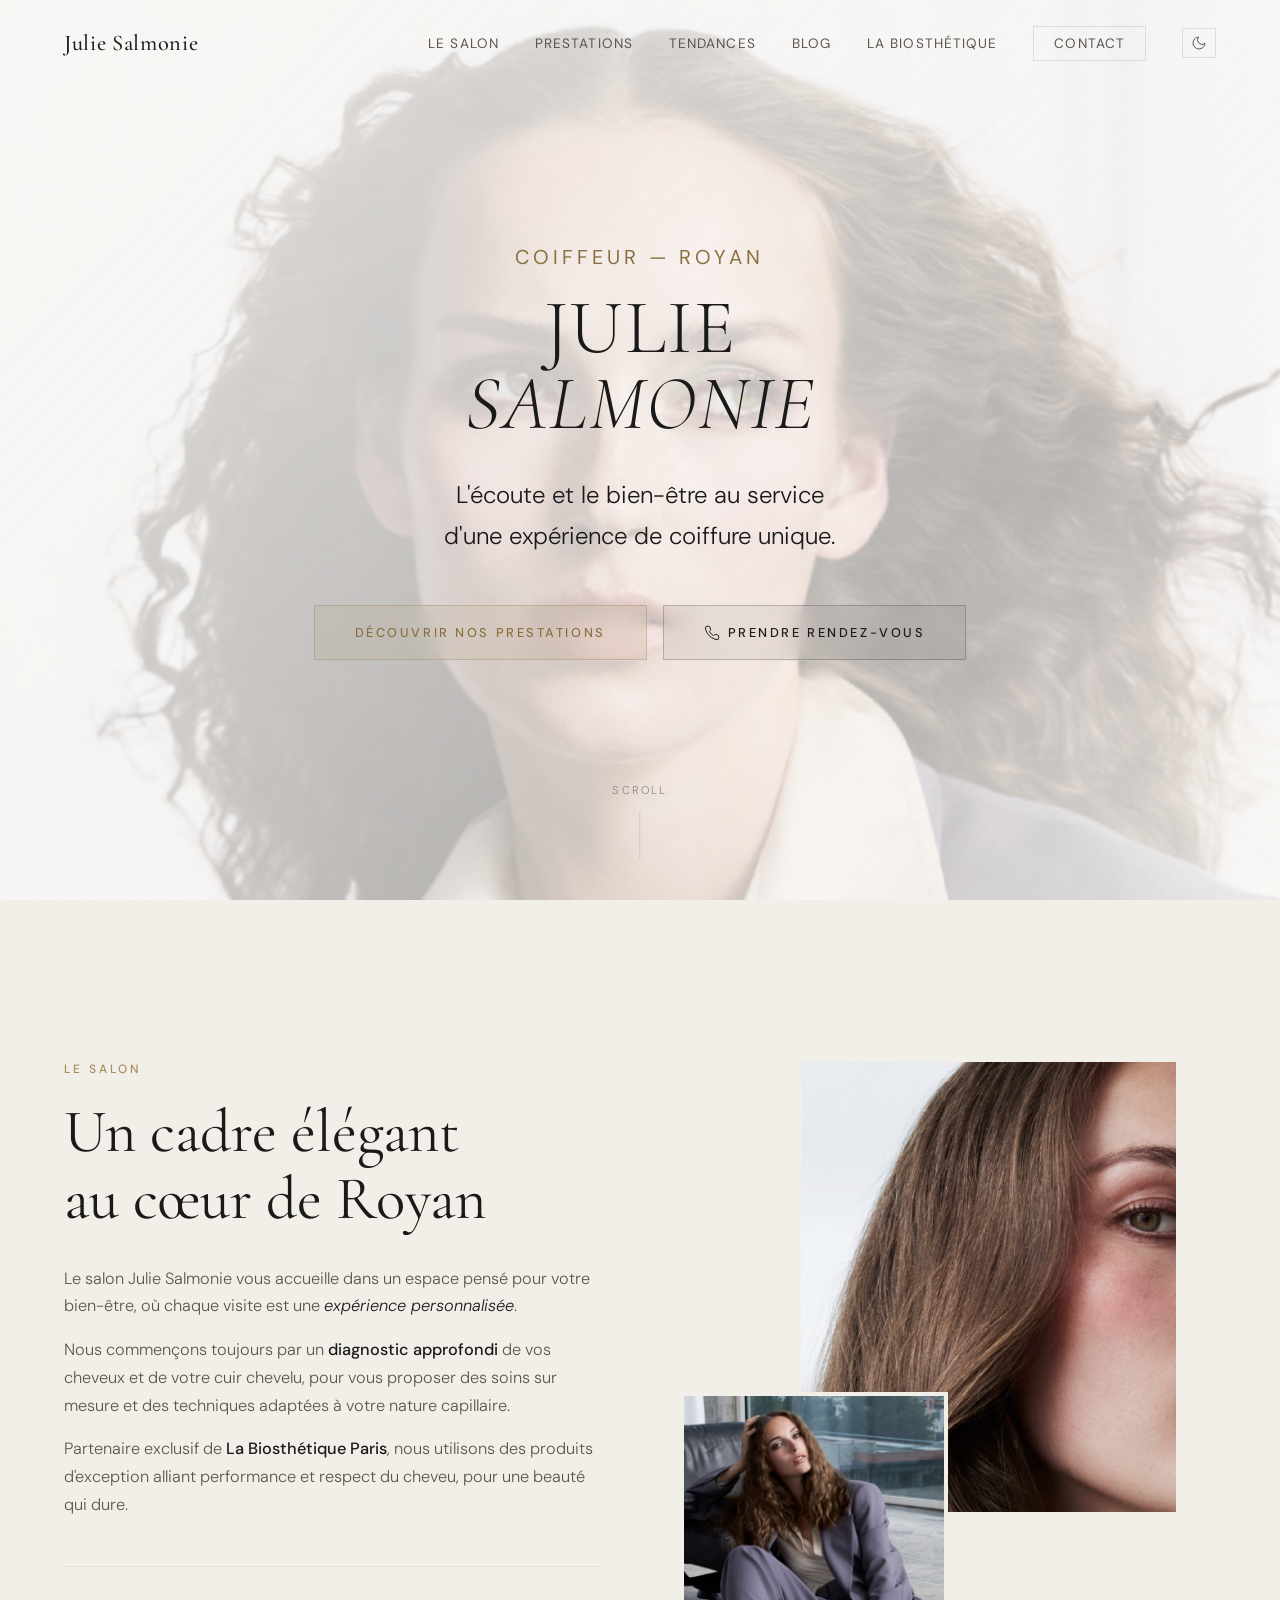
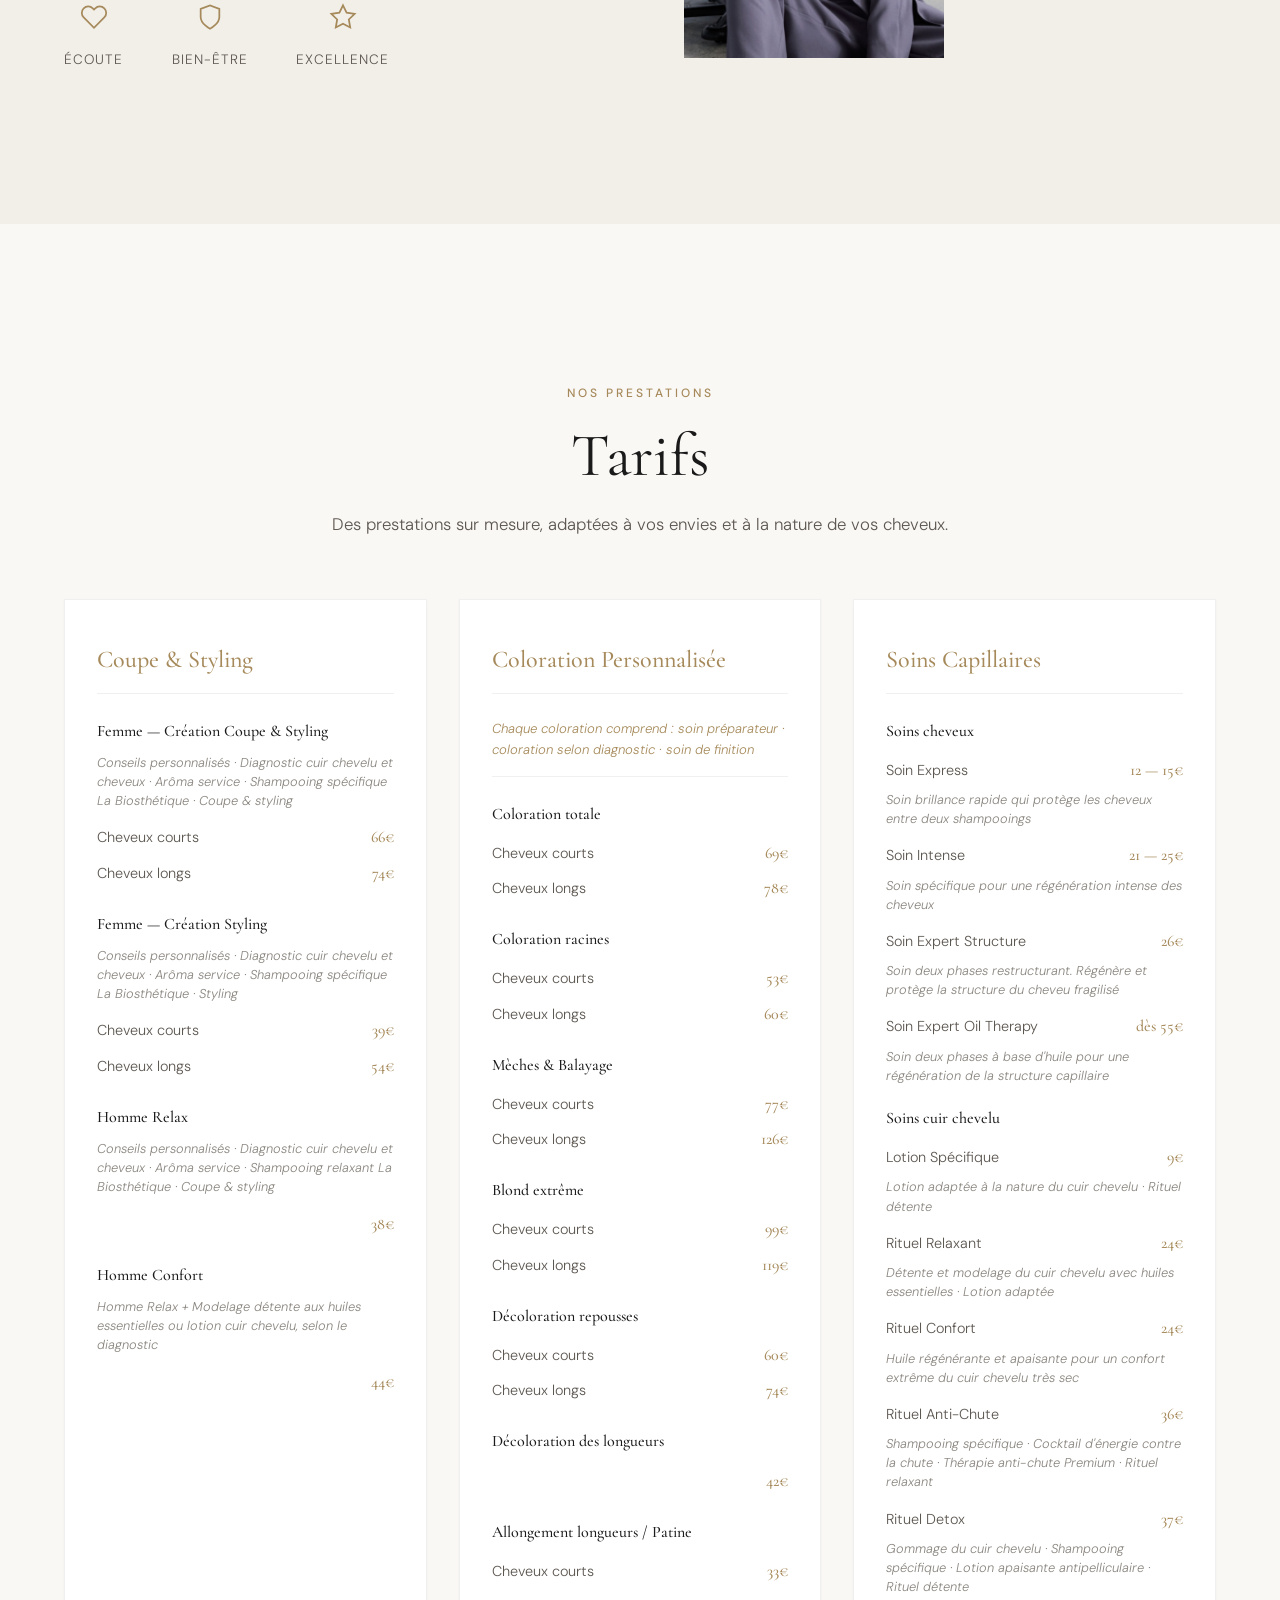
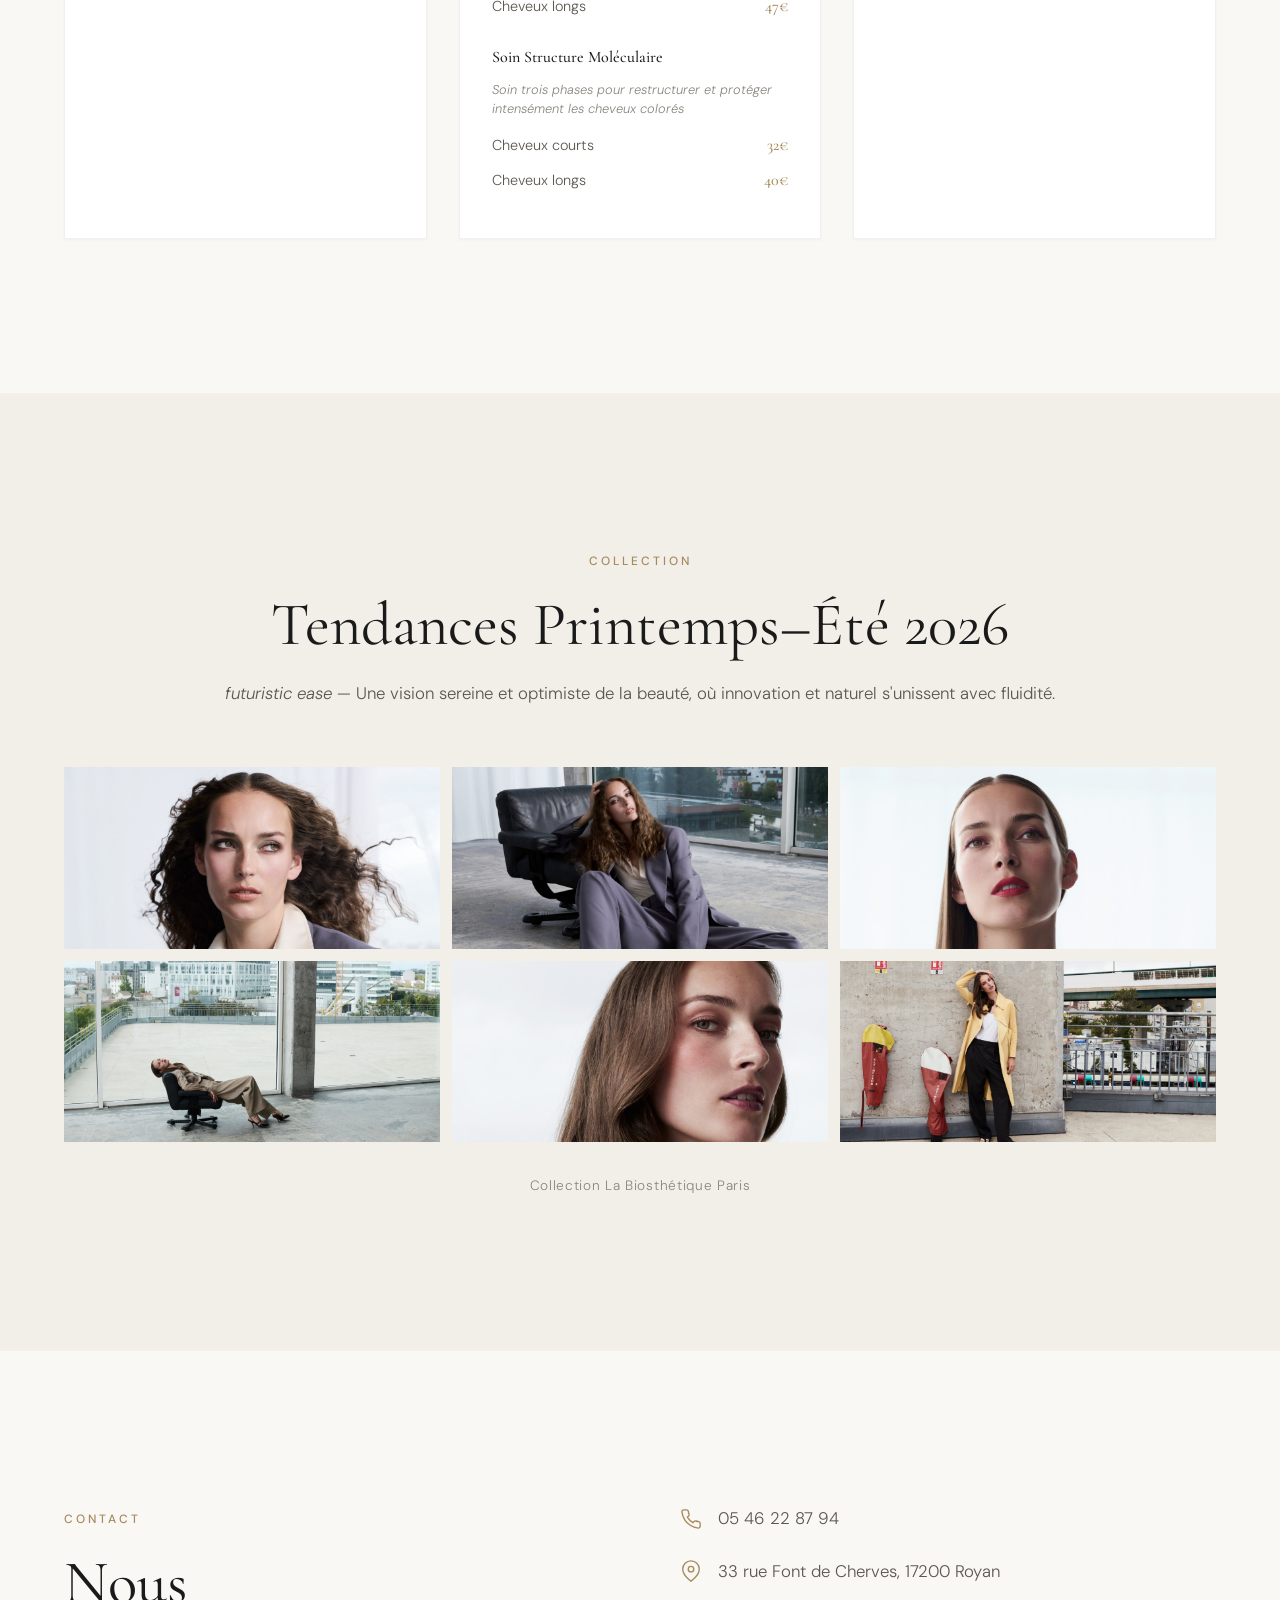
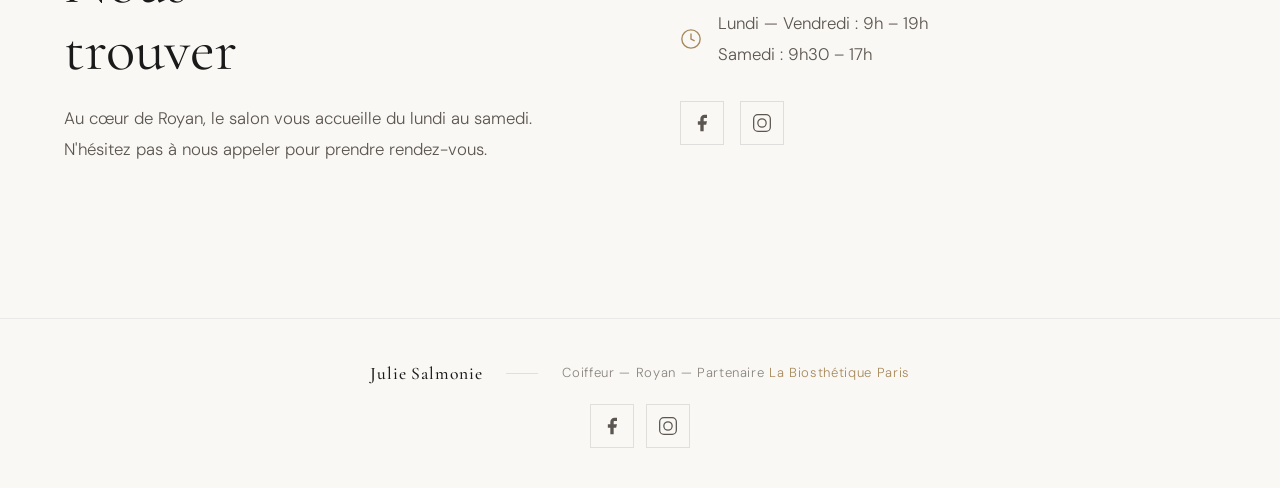
<file: index.html>
<!DOCTYPE html>
<html lang="fr">
<head>
  <meta charset="UTF-8">
  <meta name="viewport" content="width=device-width, initial-scale=1.0">
  <title>Julie Salmonie — Coiffeur Royan</title>
  <meta name="robots" content="noindex, nofollow">
  <meta name="description" content="Salon de coiffure Julie Salmonie à Royan. Diagnostic personnalisé, soins sur mesure, colorations et coupes dans un cadre élégant. Partenaire La Biosthétique Paris.">
  <link rel="icon" type="image/svg+xml" href="favicon.svg">
  <link rel="stylesheet" href="assets/css/style.css">
  <script>
    (function(){var t=localStorage.getItem('theme');if(t==='dark')document.documentElement.setAttribute('data-theme','dark');})();
  </script>
</head>
<body>

  <!-- ============ PRELOADER ============ -->
  <div id="preloader">
    <div class="preloader-inner">
      <div class="preloader-line"></div>
      <span>Julie Salmonie</span>
    </div>
  </div>

  <!-- ============ NAVIGATION ============ -->
  <nav id="navbar">
    <a href="#hero" class="nav-logo">Julie Salmonie</a>
    <ul class="nav-links">
      <li><a href="#salon">Le Salon</a></li>
      <li><a href="#prestations">Prestations</a></li>
      <li><a href="#tendances">Tendances</a></li>
      <li><a href="blog.html">Blog</a></li>
      <li><a href="https://www.labiosthetique.fr/" target="_blank" rel="noopener">La Biosth&eacute;tique</a></li>
      <li><a href="#contact" class="nav-cta">Contact</a></li>
      <li>
        <button class="theme-toggle" aria-label="Changer de th&egrave;me">
          <svg class="icon-moon" viewBox="0 0 24 24" fill="none" stroke="currentColor" stroke-width="1.5"><path d="M21 12.79A9 9 0 1111.21 3 7 7 0 0021 12.79z"/></svg>
          <svg class="icon-sun" viewBox="0 0 24 24" fill="none" stroke="currentColor" stroke-width="1.5"><circle cx="12" cy="12" r="5"/><line x1="12" y1="1" x2="12" y2="3"/><line x1="12" y1="21" x2="12" y2="23"/><line x1="4.22" y1="4.22" x2="5.64" y2="5.64"/><line x1="18.36" y1="18.36" x2="19.78" y2="19.78"/><line x1="1" y1="12" x2="3" y2="12"/><line x1="21" y1="12" x2="23" y2="12"/><line x1="4.22" y1="19.78" x2="5.64" y2="18.36"/><line x1="18.36" y1="5.64" x2="19.78" y2="4.22"/></svg>
        </button>
      </li>
    </ul>
    <button class="nav-toggle" aria-label="Menu">
      <span></span>
      <span></span>
    </button>
  </nav>

  <!-- Mobile menu -->
  <div id="mobile-menu">
    <ul>
      <li><a href="#salon">Le Salon</a></li>
      <li><a href="#prestations">Prestations</a></li>
      <li><a href="#tendances">Tendances</a></li>
      <li><a href="blog.html">Blog</a></li>
      <li><a href="https://www.labiosthetique.fr/" target="_blank" rel="noopener">La Biosth&eacute;tique</a></li>
      <li><a href="#contact">Contact</a></li>
      <li>
        <button class="theme-toggle theme-toggle-mobile" aria-label="Changer de th&egrave;me">
          <svg class="icon-moon" viewBox="0 0 24 24" fill="none" stroke="currentColor" stroke-width="1.5"><path d="M21 12.79A9 9 0 1111.21 3 7 7 0 0021 12.79z"/></svg>
          <svg class="icon-sun" viewBox="0 0 24 24" fill="none" stroke="currentColor" stroke-width="1.5"><circle cx="12" cy="12" r="5"/><line x1="12" y1="1" x2="12" y2="3"/><line x1="12" y1="21" x2="12" y2="23"/><line x1="4.22" y1="4.22" x2="5.64" y2="5.64"/><line x1="18.36" y1="18.36" x2="19.78" y2="19.78"/><line x1="1" y1="12" x2="3" y2="12"/><line x1="21" y1="12" x2="23" y2="12"/><line x1="4.22" y1="19.78" x2="5.64" y2="18.36"/><line x1="18.36" y1="5.64" x2="19.78" y2="4.22"/></svg>
        </button>
      </li>
    </ul>
  </div>

  <!-- ============ HERO ============ -->
  <section id="hero">
    <div class="hero-bg">
      <img src="assets/img/tendances/tendance-01.jpg" alt="Salon Julie Salmonie — Coiffeur Royan" loading="eager">
    </div>
    <div class="hero-overlay"></div>
    <div class="hero-content">
      <div class="hero-overline reveal">Coiffeur &mdash; Royan</div>
      <h1 class="reveal">
        <span class="hero-line">Julie</span>
        <span class="hero-line">Salmonie</span>
      </h1>
      <p class="hero-tagline reveal">L'&eacute;coute et le bien-&ecirc;tre au service<br>d'une exp&eacute;rience de coiffure unique.</p>
      <div class="hero-buttons reveal">
        <a href="#prestations" class="hero-cta">D&eacute;couvrir nos prestations</a>
        <a href="tel:+33546228794" class="hero-cta hero-cta-outline">
          <svg viewBox="0 0 24 24" fill="none" stroke="currentColor" stroke-width="1.5" width="16" height="16"><path d="M22 16.92v3a2 2 0 01-2.18 2 19.79 19.79 0 01-8.63-3.07 19.5 19.5 0 01-6-6 19.79 19.79 0 01-3.07-8.67A2 2 0 014.11 2h3a2 2 0 012 1.72c.127.96.361 1.903.7 2.81a2 2 0 01-.45 2.11L8.09 9.91a16 16 0 006 6l1.27-1.27a2 2 0 012.11-.45c.907.339 1.85.573 2.81.7A2 2 0 0122 16.92z"/></svg>
          Prendre rendez-vous
        </a>
      </div>
    </div>
    <div class="hero-scroll">
      <span>Scroll</span>
      <div class="scroll-line"></div>
    </div>
  </section>

  <!-- ============ SALON ============ -->
  <section id="salon">
    <div class="section-inner">
      <div class="salon-grid">
        <div class="salon-text">
          <span class="section-label reveal-up">Le Salon</span>
          <h2 class="reveal-up">Un cadre &eacute;l&eacute;gant<br>au c&oelig;ur de Royan</h2>
          <div class="salon-description reveal-up">
            <p>Le salon Julie Salmonie vous accueille dans un espace pens&eacute; pour votre bien-&ecirc;tre, o&ugrave; chaque visite est une <em>exp&eacute;rience personnalis&eacute;e</em>.</p>
            <p>Nous commen&ccedil;ons toujours par un <strong>diagnostic approfondi</strong> de vos cheveux et de votre cuir chevelu, pour vous proposer des soins sur mesure et des techniques adapt&eacute;es &agrave; votre nature capillaire.</p>
            <p>Partenaire exclusif de <strong>La Biosth&eacute;tique Paris</strong>, nous utilisons des produits d'exception alliant performance et respect du cheveu, pour une beaut&eacute; qui dure.</p>
          </div>
          <div class="salon-values reveal-up">
            <div class="value">
              <span class="value-icon">
                <svg viewBox="0 0 24 24" fill="none" stroke="currentColor" stroke-width="1.5" width="28" height="28"><path d="M20.84 4.61a5.5 5.5 0 00-7.78 0L12 5.67l-1.06-1.06a5.5 5.5 0 00-7.78 7.78l1.06 1.06L12 21.23l7.78-7.78 1.06-1.06a5.5 5.5 0 000-7.78z"/></svg>
              </span>
              <span class="value-label">&Eacute;coute</span>
            </div>
            <div class="value">
              <span class="value-icon">
                <svg viewBox="0 0 24 24" fill="none" stroke="currentColor" stroke-width="1.5" width="28" height="28"><path d="M12 22s8-4 8-10V5l-8-3-8 3v7c0 6 8 10 8 10z"/></svg>
              </span>
              <span class="value-label">Bien-&ecirc;tre</span>
            </div>
            <div class="value">
              <span class="value-icon">
                <svg viewBox="0 0 24 24" fill="none" stroke="currentColor" stroke-width="1.5" width="28" height="28"><polygon points="12 2 15.09 8.26 22 9.27 17 14.14 18.18 21.02 12 17.77 5.82 21.02 7 14.14 2 9.27 8.91 8.26 12 2"/></svg>
              </span>
              <span class="value-label">Excellence</span>
            </div>
          </div>
        </div>
        <div class="salon-images reveal-up">
          <div class="salon-img salon-img-main">
            <img src="assets/img/tendances/tendance-05.jpg" alt="Int&eacute;rieur du salon Julie Salmonie" loading="lazy">
          </div>
          <div class="salon-img salon-img-secondary">
            <img src="assets/img/tendances/tendance-02.jpg" alt="Coiffure tendance" loading="lazy">
          </div>
        </div>
      </div>
    </div>
  </section>

  <!-- ============ PRESTATIONS ============ -->
  <section id="prestations">
    <div class="section-inner">
      <div class="prestations-header">
        <span class="section-label reveal-up">Nos prestations</span>
        <h2 class="reveal-up">Tarifs</h2>
        <p class="section-subtitle reveal-up">Des prestations sur mesure, adapt&eacute;es &agrave; vos envies et &agrave; la nature de vos cheveux.</p>
      </div>

      <div class="tarifs-grid">

        <!-- Coupe & Styling -->
        <div class="tarif-card reveal-up">
          <h3>Coupe &amp; Styling</h3>
          <div class="tarif-category">
            <h4>Femme &mdash; Cr&eacute;ation Coupe &amp; Styling</h4>
            <p class="tarif-desc">Conseils personnalis&eacute;s &middot; Diagnostic cuir chevelu et cheveux &middot; Ar&ocirc;ma service &middot; Shampooing sp&eacute;cifique La Biosth&eacute;tique &middot; Coupe &amp; styling</p>
            <div class="tarif-line"><span>Cheveux courts</span><span class="tarif-price">66&euro;</span></div>
            <div class="tarif-line"><span>Cheveux longs</span><span class="tarif-price">74&euro;</span></div>
          </div>
          <div class="tarif-category">
            <h4>Femme &mdash; Cr&eacute;ation Styling</h4>
            <p class="tarif-desc">Conseils personnalis&eacute;s &middot; Diagnostic cuir chevelu et cheveux &middot; Ar&ocirc;ma service &middot; Shampooing sp&eacute;cifique La Biosth&eacute;tique &middot; Styling</p>
            <div class="tarif-line"><span>Cheveux courts</span><span class="tarif-price">39&euro;</span></div>
            <div class="tarif-line"><span>Cheveux longs</span><span class="tarif-price">54&euro;</span></div>
          </div>
          <div class="tarif-category">
            <h4>Homme Relax</h4>
            <p class="tarif-desc">Conseils personnalis&eacute;s &middot; Diagnostic cuir chevelu et cheveux &middot; Ar&ocirc;ma service &middot; Shampooing relaxant La Biosth&eacute;tique &middot; Coupe &amp; styling</p>
            <div class="tarif-line"><span></span><span class="tarif-price">38&euro;</span></div>
          </div>
          <div class="tarif-category">
            <h4>Homme Confort</h4>
            <p class="tarif-desc">Homme Relax + Modelage d&eacute;tente aux huiles essentielles ou lotion cuir chevelu, selon le diagnostic</p>
            <div class="tarif-line"><span></span><span class="tarif-price">44&euro;</span></div>
          </div>
        </div>

        <!-- Coloration -->
        <div class="tarif-card reveal-up">
          <h3>Coloration Personnalis&eacute;e</h3>
          <p class="tarif-card-desc">Chaque coloration comprend : soin pr&eacute;parateur &middot; coloration selon diagnostic &middot; soin de finition</p>
          <div class="tarif-category">
            <h4>Coloration totale</h4>
            <div class="tarif-line"><span>Cheveux courts</span><span class="tarif-price">69&euro;</span></div>
            <div class="tarif-line"><span>Cheveux longs</span><span class="tarif-price">78&euro;</span></div>
          </div>
          <div class="tarif-category">
            <h4>Coloration racines</h4>
            <div class="tarif-line"><span>Cheveux courts</span><span class="tarif-price">53&euro;</span></div>
            <div class="tarif-line"><span>Cheveux longs</span><span class="tarif-price">60&euro;</span></div>
          </div>
          <div class="tarif-category">
            <h4>M&egrave;ches &amp; Balayage</h4>
            <div class="tarif-line"><span>Cheveux courts</span><span class="tarif-price">77&euro;</span></div>
            <div class="tarif-line"><span>Cheveux longs</span><span class="tarif-price">126&euro;</span></div>
          </div>
          <div class="tarif-category">
            <h4>Blond extr&ecirc;me</h4>
            <div class="tarif-line"><span>Cheveux courts</span><span class="tarif-price">99&euro;</span></div>
            <div class="tarif-line"><span>Cheveux longs</span><span class="tarif-price">119&euro;</span></div>
          </div>
          <div class="tarif-category">
            <h4>D&eacute;coloration repousses</h4>
            <div class="tarif-line"><span>Cheveux courts</span><span class="tarif-price">60&euro;</span></div>
            <div class="tarif-line"><span>Cheveux longs</span><span class="tarif-price">74&euro;</span></div>
          </div>
          <div class="tarif-category">
            <h4>D&eacute;coloration des longueurs</h4>
            <div class="tarif-line"><span></span><span class="tarif-price">42&euro;</span></div>
          </div>
          <div class="tarif-category">
            <h4>Allongement longueurs / Patine</h4>
            <div class="tarif-line"><span>Cheveux courts</span><span class="tarif-price">33&euro;</span></div>
            <div class="tarif-line"><span>Cheveux longs</span><span class="tarif-price">47&euro;</span></div>
          </div>
          <div class="tarif-category">
            <h4>Soin Structure Mol&eacute;culaire</h4>
            <p class="tarif-desc">Soin trois phases pour restructurer et prot&eacute;ger intens&eacute;ment les cheveux color&eacute;s</p>
            <div class="tarif-line"><span>Cheveux courts</span><span class="tarif-price">32&euro;</span></div>
            <div class="tarif-line"><span>Cheveux longs</span><span class="tarif-price">40&euro;</span></div>
          </div>
        </div>

        <!-- Soins -->
        <div class="tarif-card reveal-up">
          <h3>Soins Capillaires</h3>
          <div class="tarif-category">
            <h4>Soins cheveux</h4>
            <div class="tarif-line">
              <span>Soin Express</span><span class="tarif-price">12 &mdash; 15&euro;</span>
            </div>
            <p class="tarif-desc">Soin brillance rapide qui prot&egrave;ge les cheveux entre deux shampooings</p>
            <div class="tarif-line">
              <span>Soin Intense</span><span class="tarif-price">21 &mdash; 25&euro;</span>
            </div>
            <p class="tarif-desc">Soin sp&eacute;cifique pour une r&eacute;g&eacute;n&eacute;ration intense des cheveux</p>
            <div class="tarif-line">
              <span>Soin Expert Structure</span><span class="tarif-price">26&euro;</span>
            </div>
            <p class="tarif-desc">Soin deux phases restructurant. R&eacute;g&eacute;n&egrave;re et prot&egrave;ge la structure du cheveu fragilis&eacute;</p>
            <div class="tarif-line">
              <span>Soin Expert Oil Therapy</span><span class="tarif-price">d&egrave;s 55&euro;</span>
            </div>
            <p class="tarif-desc">Soin deux phases &agrave; base d'huile pour une r&eacute;g&eacute;n&eacute;ration de la structure capillaire</p>
          </div>
          <div class="tarif-category">
            <h4>Soins cuir chevelu</h4>
            <div class="tarif-line">
              <span>Lotion Sp&eacute;cifique</span><span class="tarif-price">9&euro;</span>
            </div>
            <p class="tarif-desc">Lotion adapt&eacute;e &agrave; la nature du cuir chevelu &middot; Rituel d&eacute;tente</p>
            <div class="tarif-line">
              <span>Rituel Relaxant</span><span class="tarif-price">24&euro;</span>
            </div>
            <p class="tarif-desc">D&eacute;tente et modelage du cuir chevelu avec huiles essentielles &middot; Lotion adapt&eacute;e</p>
            <div class="tarif-line">
              <span>Rituel Confort</span><span class="tarif-price">24&euro;</span>
            </div>
            <p class="tarif-desc">Huile r&eacute;g&eacute;n&eacute;rante et apaisante pour un confort extr&ecirc;me du cuir chevelu tr&egrave;s sec</p>
            <div class="tarif-line">
              <span>Rituel Anti-Chute</span><span class="tarif-price">36&euro;</span>
            </div>
            <p class="tarif-desc">Shampooing sp&eacute;cifique &middot; Cocktail d'&eacute;nergie contre la chute &middot; Th&eacute;rapie anti-chute Premium &middot; Rituel relaxant</p>
            <div class="tarif-line">
              <span>Rituel Detox</span><span class="tarif-price">37&euro;</span>
            </div>
            <p class="tarif-desc">Gommage du cuir chevelu &middot; Shampooing sp&eacute;cifique &middot; Lotion apaisante antipelliculaire &middot; Rituel d&eacute;tente</p>
          </div>
        </div>

      </div>
    </div>
  </section>

  <!-- ============ TENDANCES ============ -->
  <section id="tendances">
    <div class="section-inner">
      <div class="tendances-header">
        <span class="section-label reveal-up">Collection</span>
        <h2 class="reveal-up">Tendances Printemps&ndash;&Eacute;t&eacute; 2026</h2>
        <p class="section-subtitle reveal-up"><em>futuristic ease</em> &mdash; Une vision sereine et optimiste de la beaut&eacute;, o&ugrave; innovation et naturel s'unissent avec fluidit&eacute;.</p>
      </div>
      <div class="tendances-gallery">
        <div class="tendance-item reveal-up"><img src="assets/img/tendances/tendance-01.jpg" alt="Tendance coiffure printemps-&eacute;t&eacute; 2026" loading="lazy"></div>
        <div class="tendance-item reveal-up"><img src="assets/img/tendances/tendance-02.jpg" alt="Tendance coiffure printemps-&eacute;t&eacute; 2026" loading="lazy"></div>
        <div class="tendance-item reveal-up"><img src="assets/img/tendances/tendance-03.jpg" alt="Tendance coiffure printemps-&eacute;t&eacute; 2026" loading="lazy"></div>
        <div class="tendance-item reveal-up"><img src="assets/img/tendances/tendance-04.jpg" alt="Tendance coiffure printemps-&eacute;t&eacute; 2026" loading="lazy"></div>
        <div class="tendance-item reveal-up"><img src="assets/img/tendances/tendance-05.jpg" alt="Tendance coiffure printemps-&eacute;t&eacute; 2026" loading="lazy"></div>
        <div class="tendance-item reveal-up"><img src="assets/img/tendances/tendance-06.jpg" alt="Tendance coiffure printemps-&eacute;t&eacute; 2026" loading="lazy"></div>
      </div>
      <p class="tendances-credit reveal-up">Collection La Biosth&eacute;tique Paris</p>
    </div>
  </section>

  <!-- ============ CONTACT ============ -->
  <section id="contact">
    <div class="section-inner">
      <div class="contact-grid">
        <div class="contact-text">
          <span class="section-label reveal-up">Contact</span>
          <h2 class="reveal-up">Nous<br>trouver</h2>
          <p class="reveal-up">Au c&oelig;ur de Royan, le salon vous accueille du lundi au samedi. N'h&eacute;sitez pas &agrave; nous appeler pour prendre rendez-vous.</p>
        </div>
        <div class="contact-info reveal-up">
          <a href="tel:+33546228794" class="contact-link">
            <svg viewBox="0 0 24 24" fill="none" stroke="currentColor" stroke-width="1.5"><path d="M22 16.92v3a2 2 0 01-2.18 2 19.79 19.79 0 01-8.63-3.07 19.5 19.5 0 01-6-6 19.79 19.79 0 01-3.07-8.67A2 2 0 014.11 2h3a2 2 0 012 1.72c.127.96.361 1.903.7 2.81a2 2 0 01-.45 2.11L8.09 9.91a16 16 0 006 6l1.27-1.27a2 2 0 012.11-.45c.907.339 1.85.573 2.81.7A2 2 0 0122 16.92z"/></svg>
            <span>05 46 22 87 94</span>
          </a>
          <div class="contact-link">
            <svg viewBox="0 0 24 24" fill="none" stroke="currentColor" stroke-width="1.5"><path d="M21 10c0 7-9 13-9 13s-9-6-9-13a9 9 0 0118 0z"/><circle cx="12" cy="10" r="3"/></svg>
            <span>33 rue Font de Cherves, 17200 Royan</span>
          </div>
          <div class="contact-link">
            <svg viewBox="0 0 24 24" fill="none" stroke="currentColor" stroke-width="1.5"><circle cx="12" cy="12" r="10"/><polyline points="12 6 12 12 16 14"/></svg>
            <div class="horaires">
              <span>Lundi &mdash; Vendredi : 9h &ndash; 19h</span>
              <span>Samedi : 9h30 &ndash; 17h</span>
            </div>
          </div>
          <div class="contact-socials">
            <a href="https://www.facebook.com/juliesalmonie" target="_blank" rel="noopener" class="social-link" aria-label="Facebook">
              <svg viewBox="0 0 24 24" fill="currentColor" width="20" height="20"><path d="M18 2h-3a5 5 0 00-5 5v3H7v4h3v8h4v-8h3l1-4h-4V7a1 1 0 011-1h3z"/></svg>
            </a>
            <a href="https://www.instagram.com/julie_salmonie" target="_blank" rel="noopener" class="social-link" aria-label="Instagram">
              <svg viewBox="0 0 24 24" fill="none" stroke="currentColor" stroke-width="1.5" width="20" height="20"><rect x="2" y="2" width="20" height="20" rx="5"/><circle cx="12" cy="12" r="5"/><line x1="17.5" y1="6.5" x2="17.51" y2="6.5"/></svg>
            </a>
          </div>
        </div>
      </div>
    </div>
  </section>

  <!-- ============ FOOTER ============ -->
  <footer>
    <div class="footer-inner">
      <span class="footer-logo">Julie Salmonie</span>
      <span class="footer-sep"></span>
      <span class="footer-copy">Coiffeur &mdash; Royan &mdash; Partenaire <a href="https://www.labiosthetique.fr/" target="_blank" rel="noopener" class="footer-link">La Biosth&eacute;tique Paris</a></span>
    </div>
    <div class="footer-socials">
      <a href="https://www.facebook.com/juliesalmonie" target="_blank" rel="noopener" class="social-link" aria-label="Facebook">
        <svg viewBox="0 0 24 24" fill="currentColor" width="18" height="18"><path d="M18 2h-3a5 5 0 00-5 5v3H7v4h3v8h4v-8h3l1-4h-4V7a1 1 0 011-1h3z"/></svg>
      </a>
      <a href="https://www.instagram.com/julie_salmonie" target="_blank" rel="noopener" class="social-link" aria-label="Instagram">
        <svg viewBox="0 0 24 24" fill="none" stroke="currentColor" stroke-width="1.5" width="18" height="18"><rect x="2" y="2" width="20" height="20" rx="5"/><circle cx="12" cy="12" r="5"/><line x1="17.5" y1="6.5" x2="17.51" y2="6.5"/></svg>
      </a>
    </div>
  </footer>

  <script src="assets/js/main.js"></script>
</body>
</html>
</file>
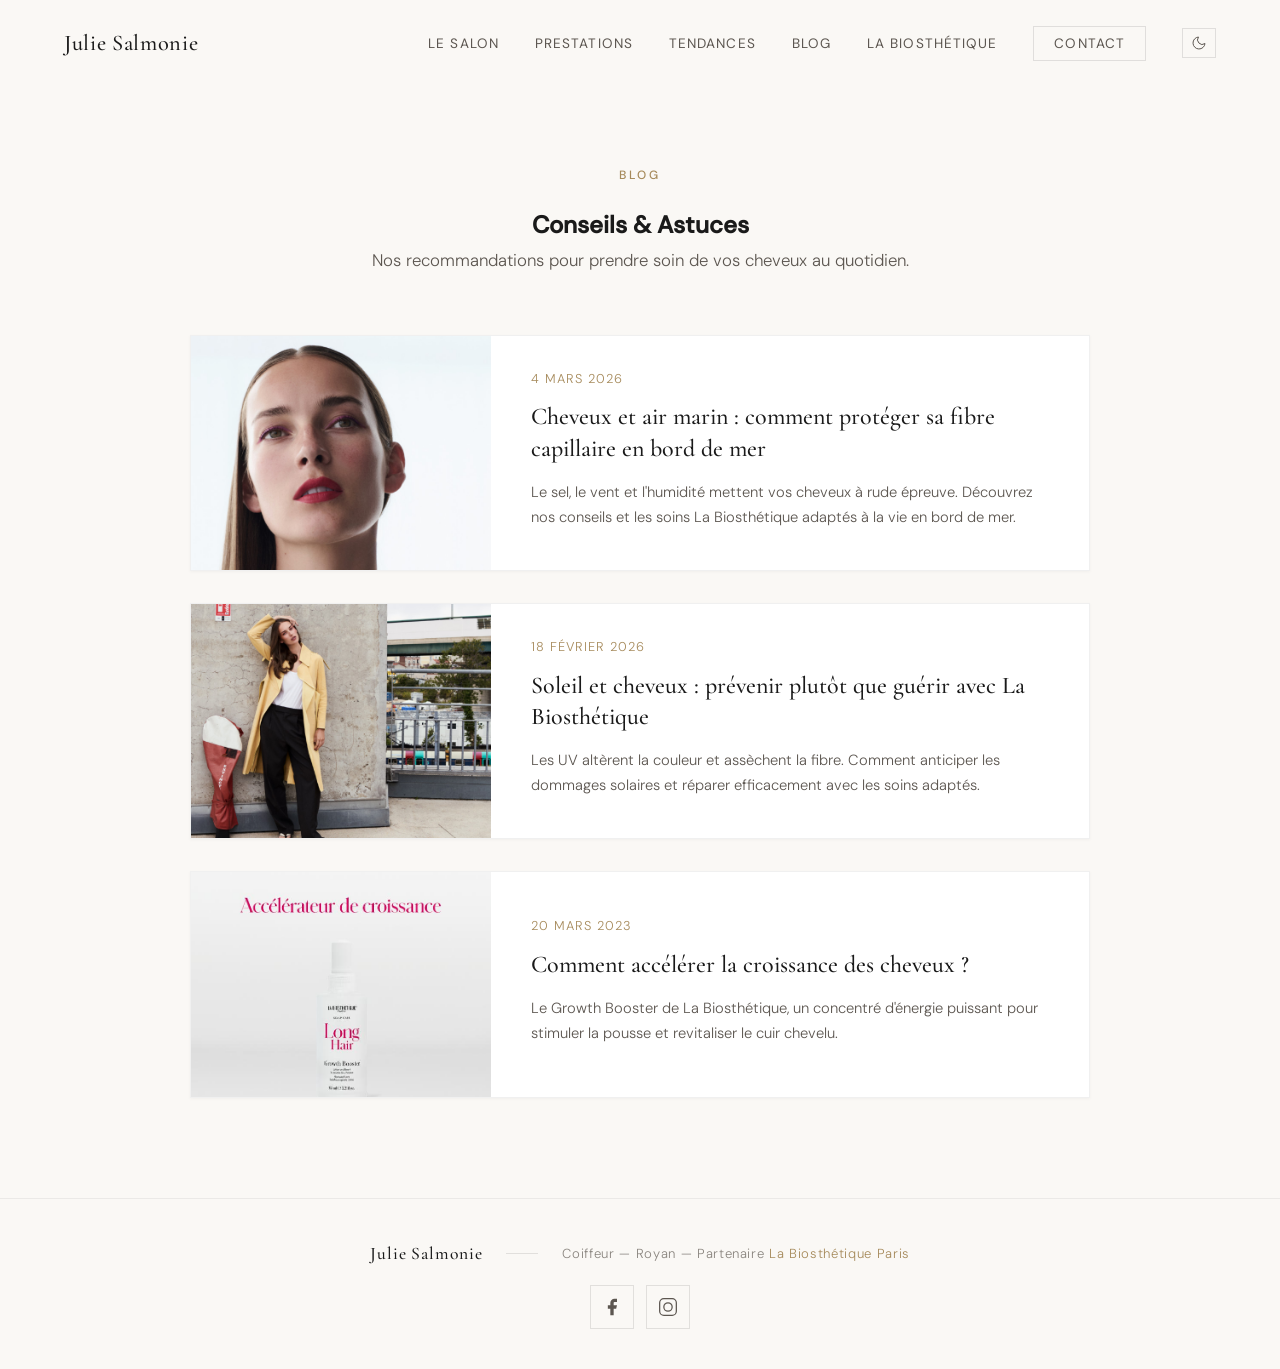
<file: blog.html>
<!DOCTYPE html>
<html lang="fr">
<head>
  <meta charset="UTF-8">
  <meta name="viewport" content="width=device-width, initial-scale=1.0">
  <title>Blog — Julie Salmonie | Coiffeur Royan</title>
  <meta name="robots" content="noindex, nofollow">
  <meta name="description" content="Conseils capillaires, soins La Biosth&eacute;tique et astuces coiffure par le salon Julie Salmonie &agrave; Royan.">
  <link rel="icon" type="image/svg+xml" href="favicon.svg">
  <link rel="stylesheet" href="assets/css/style.css">
  <script>
    (function(){var t=localStorage.getItem('theme');if(t==='dark')document.documentElement.setAttribute('data-theme','dark');})();
  </script>
</head>
<body>

  <nav id="navbar" class="scrolled">
    <a href="index.html" class="nav-logo">Julie Salmonie</a>
    <ul class="nav-links">
      <li><a href="index.html#salon">Le Salon</a></li>
      <li><a href="index.html#prestations">Prestations</a></li>
      <li><a href="index.html#tendances">Tendances</a></li>
      <li><a href="blog.html" class="active">Blog</a></li>
      <li><a href="https://www.labiosthetique.fr/" target="_blank" rel="noopener">La Biosth&eacute;tique</a></li>
      <li><a href="index.html#contact" class="nav-cta">Contact</a></li>
      <li>
        <button class="theme-toggle" aria-label="Changer de th&egrave;me">
          <svg class="icon-moon" viewBox="0 0 24 24" fill="none" stroke="currentColor" stroke-width="1.5"><path d="M21 12.79A9 9 0 1111.21 3 7 7 0 0021 12.79z"/></svg>
          <svg class="icon-sun" viewBox="0 0 24 24" fill="none" stroke="currentColor" stroke-width="1.5"><circle cx="12" cy="12" r="5"/><line x1="12" y1="1" x2="12" y2="3"/><line x1="12" y1="21" x2="12" y2="23"/><line x1="4.22" y1="4.22" x2="5.64" y2="5.64"/><line x1="18.36" y1="18.36" x2="19.78" y2="19.78"/><line x1="1" y1="12" x2="3" y2="12"/><line x1="21" y1="12" x2="23" y2="12"/><line x1="4.22" y1="19.78" x2="5.64" y2="18.36"/><line x1="18.36" y1="5.64" x2="19.78" y2="4.22"/></svg>
        </button>
      </li>
    </ul>
    <button class="nav-toggle" aria-label="Menu">
      <span></span>
      <span></span>
    </button>
  </nav>

  <div id="mobile-menu">
    <ul>
      <li><a href="index.html#salon">Le Salon</a></li>
      <li><a href="index.html#prestations">Prestations</a></li>
      <li><a href="index.html#tendances">Tendances</a></li>
      <li><a href="blog.html">Blog</a></li>
      <li><a href="https://www.labiosthetique.fr/" target="_blank" rel="noopener">La Biosth&eacute;tique</a></li>
      <li><a href="index.html#contact">Contact</a></li>
      <li>
        <button class="theme-toggle theme-toggle-mobile" aria-label="Changer de th&egrave;me">
          <svg class="icon-moon" viewBox="0 0 24 24" fill="none" stroke="currentColor" stroke-width="1.5"><path d="M21 12.79A9 9 0 1111.21 3 7 7 0 0021 12.79z"/></svg>
          <svg class="icon-sun" viewBox="0 0 24 24" fill="none" stroke="currentColor" stroke-width="1.5"><circle cx="12" cy="12" r="5"/><line x1="12" y1="1" x2="12" y2="3"/><line x1="12" y1="21" x2="12" y2="23"/><line x1="4.22" y1="4.22" x2="5.64" y2="5.64"/><line x1="18.36" y1="18.36" x2="19.78" y2="19.78"/><line x1="1" y1="12" x2="3" y2="12"/><line x1="21" y1="12" x2="23" y2="12"/><line x1="4.22" y1="19.78" x2="5.64" y2="18.36"/><line x1="18.36" y1="5.64" x2="19.78" y2="4.22"/></svg>
        </button>
      </li>
    </ul>
  </div>

  <section class="blog-page">
    <div class="section-inner">
      <div class="blog-page-header">
        <span class="section-label">Blog</span>
        <h1>Conseils &amp; Astuces</h1>
        <p class="section-subtitle">Nos recommandations pour prendre soin de vos cheveux au quotidien.</p>
      </div>

      <div class="blog-list">

        <a href="blog/proteger-cheveux-air-marin.html" class="blog-card">
          <div class="blog-img">
            <img src="assets/img/tendances/tendance-03.jpg" alt="Prot&eacute;ger ses cheveux de l'air marin" loading="lazy">
          </div>
          <div class="blog-content">
            <span class="blog-date">4 mars 2026</span>
            <h2>Cheveux et air marin : comment prot&eacute;ger sa fibre capillaire en bord de mer</h2>
            <p>Le sel, le vent et l'humidit&eacute; mettent vos cheveux &agrave; rude &eacute;preuve. D&eacute;couvrez nos conseils et les soins La Biosth&eacute;tique adapt&eacute;s &agrave; la vie en bord de mer.</p>
          </div>
        </a>

        <a href="blog/proteger-cheveux-soleil.html" class="blog-card">
          <div class="blog-img">
            <img src="assets/img/tendances/tendance-06.jpg" alt="Prot&eacute;ger ses cheveux du soleil" loading="lazy">
          </div>
          <div class="blog-content">
            <span class="blog-date">18 f&eacute;vrier 2026</span>
            <h2>Soleil et cheveux : pr&eacute;venir plut&ocirc;t que gu&eacute;rir avec La Biosth&eacute;tique</h2>
            <p>Les UV alt&egrave;rent la couleur et ass&egrave;chent la fibre. Comment anticiper les dommages solaires et r&eacute;parer efficacement avec les soins adapt&eacute;s.</p>
          </div>
        </a>

        <a href="blog/growth-booster.html" class="blog-card">
          <div class="blog-img">
            <img src="assets/img/blog-growth-booster.jpg" alt="Growth Booster La Biosth&eacute;tique" loading="lazy">
          </div>
          <div class="blog-content">
            <span class="blog-date">20 mars 2023</span>
            <h2>Comment acc&eacute;l&eacute;rer la croissance des cheveux ?</h2>
            <p>Le Growth Booster de La Biosth&eacute;tique, un concentr&eacute; d'&eacute;nergie puissant pour stimuler la pousse et revitaliser le cuir chevelu.</p>
          </div>
        </a>

      </div>
    </div>
  </section>

  <footer>
    <div class="footer-inner">
      <span class="footer-logo">Julie Salmonie</span>
      <span class="footer-sep"></span>
      <span class="footer-copy">Coiffeur &mdash; Royan &mdash; Partenaire <a href="https://www.labiosthetique.fr/" target="_blank" rel="noopener" class="footer-link">La Biosth&eacute;tique Paris</a></span>
    </div>
    <div class="footer-socials">
      <a href="https://www.facebook.com/juliesalmonie" target="_blank" rel="noopener" class="social-link" aria-label="Facebook">
        <svg viewBox="0 0 24 24" fill="currentColor" width="18" height="18"><path d="M18 2h-3a5 5 0 00-5 5v3H7v4h3v8h4v-8h3l1-4h-4V7a1 1 0 011-1h3z"/></svg>
      </a>
      <a href="https://www.instagram.com/julie_salmonie" target="_blank" rel="noopener" class="social-link" aria-label="Instagram">
        <svg viewBox="0 0 24 24" fill="none" stroke="currentColor" stroke-width="1.5" width="18" height="18"><rect x="2" y="2" width="20" height="20" rx="5"/><circle cx="12" cy="12" r="5"/><line x1="17.5" y1="6.5" x2="17.51" y2="6.5"/></svg>
      </a>
    </div>
  </footer>

  <script src="assets/js/main.js"></script>
</body>
</html>
</file>
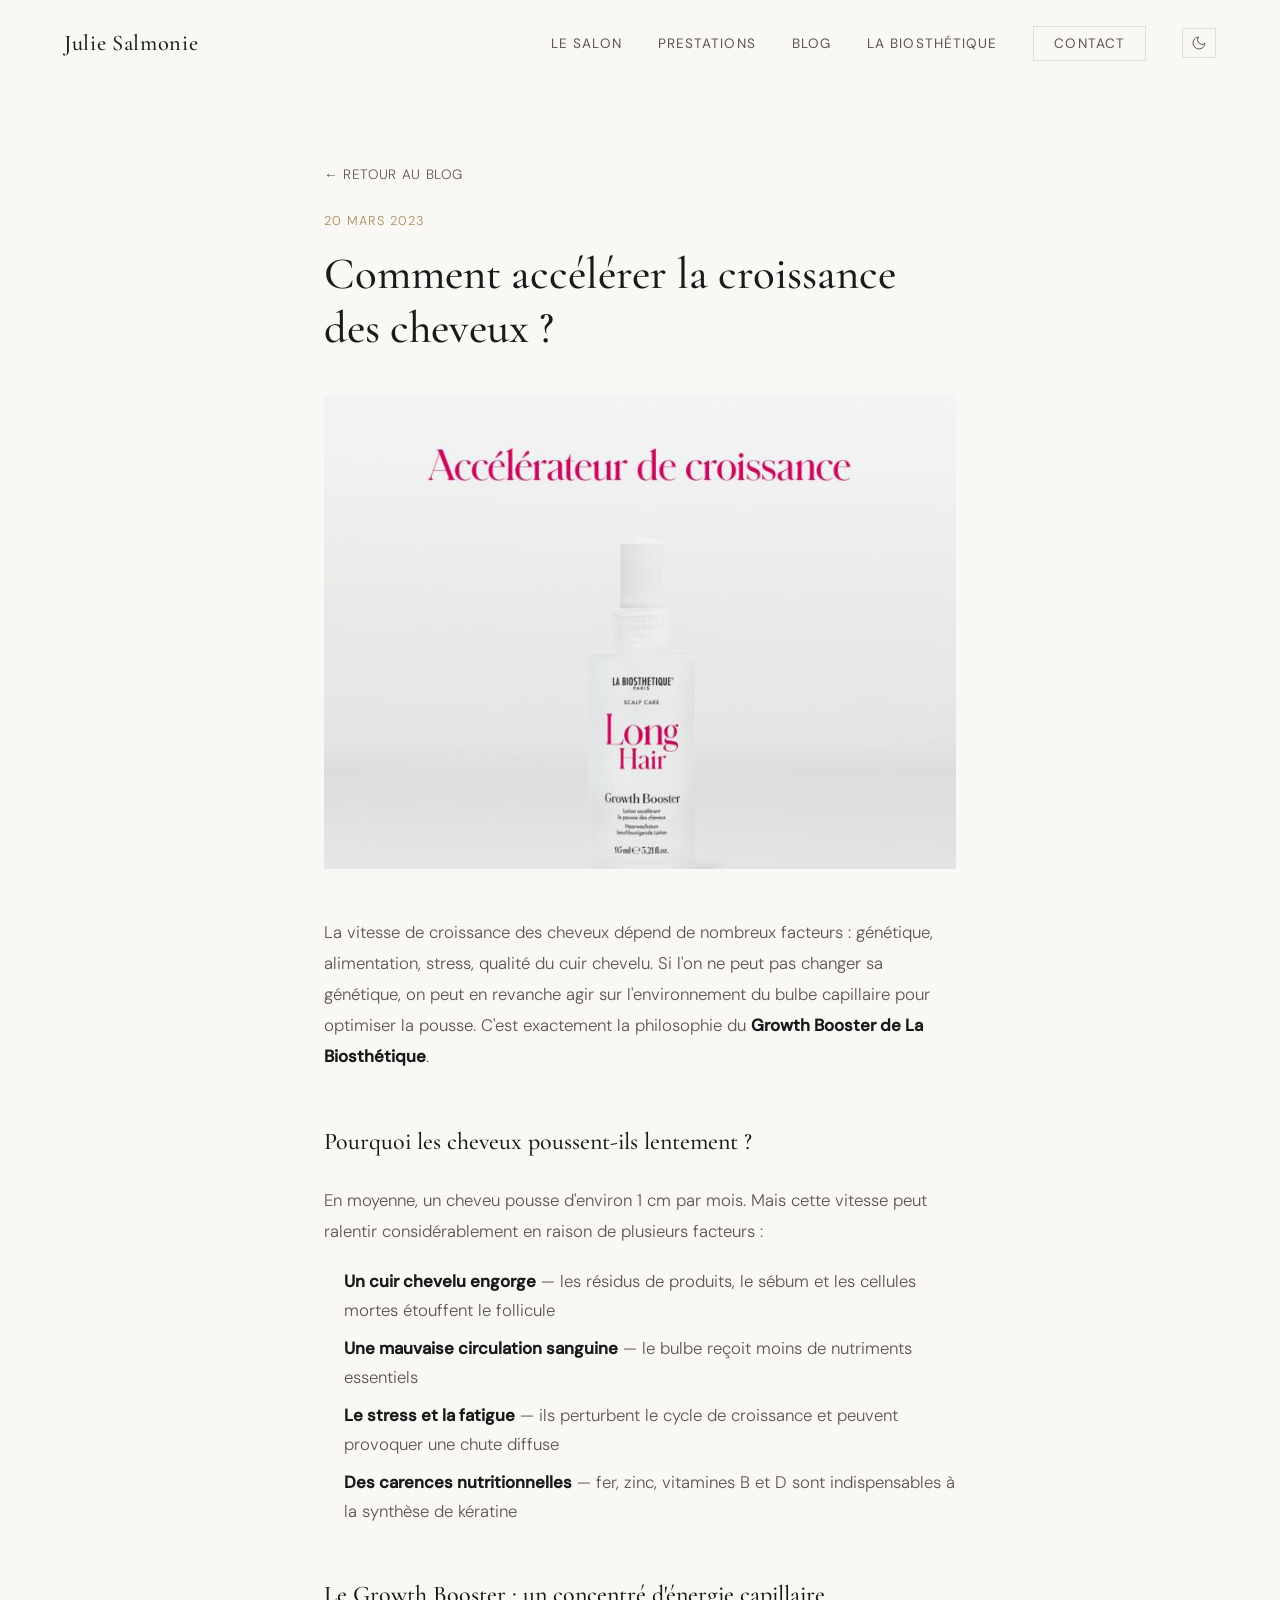
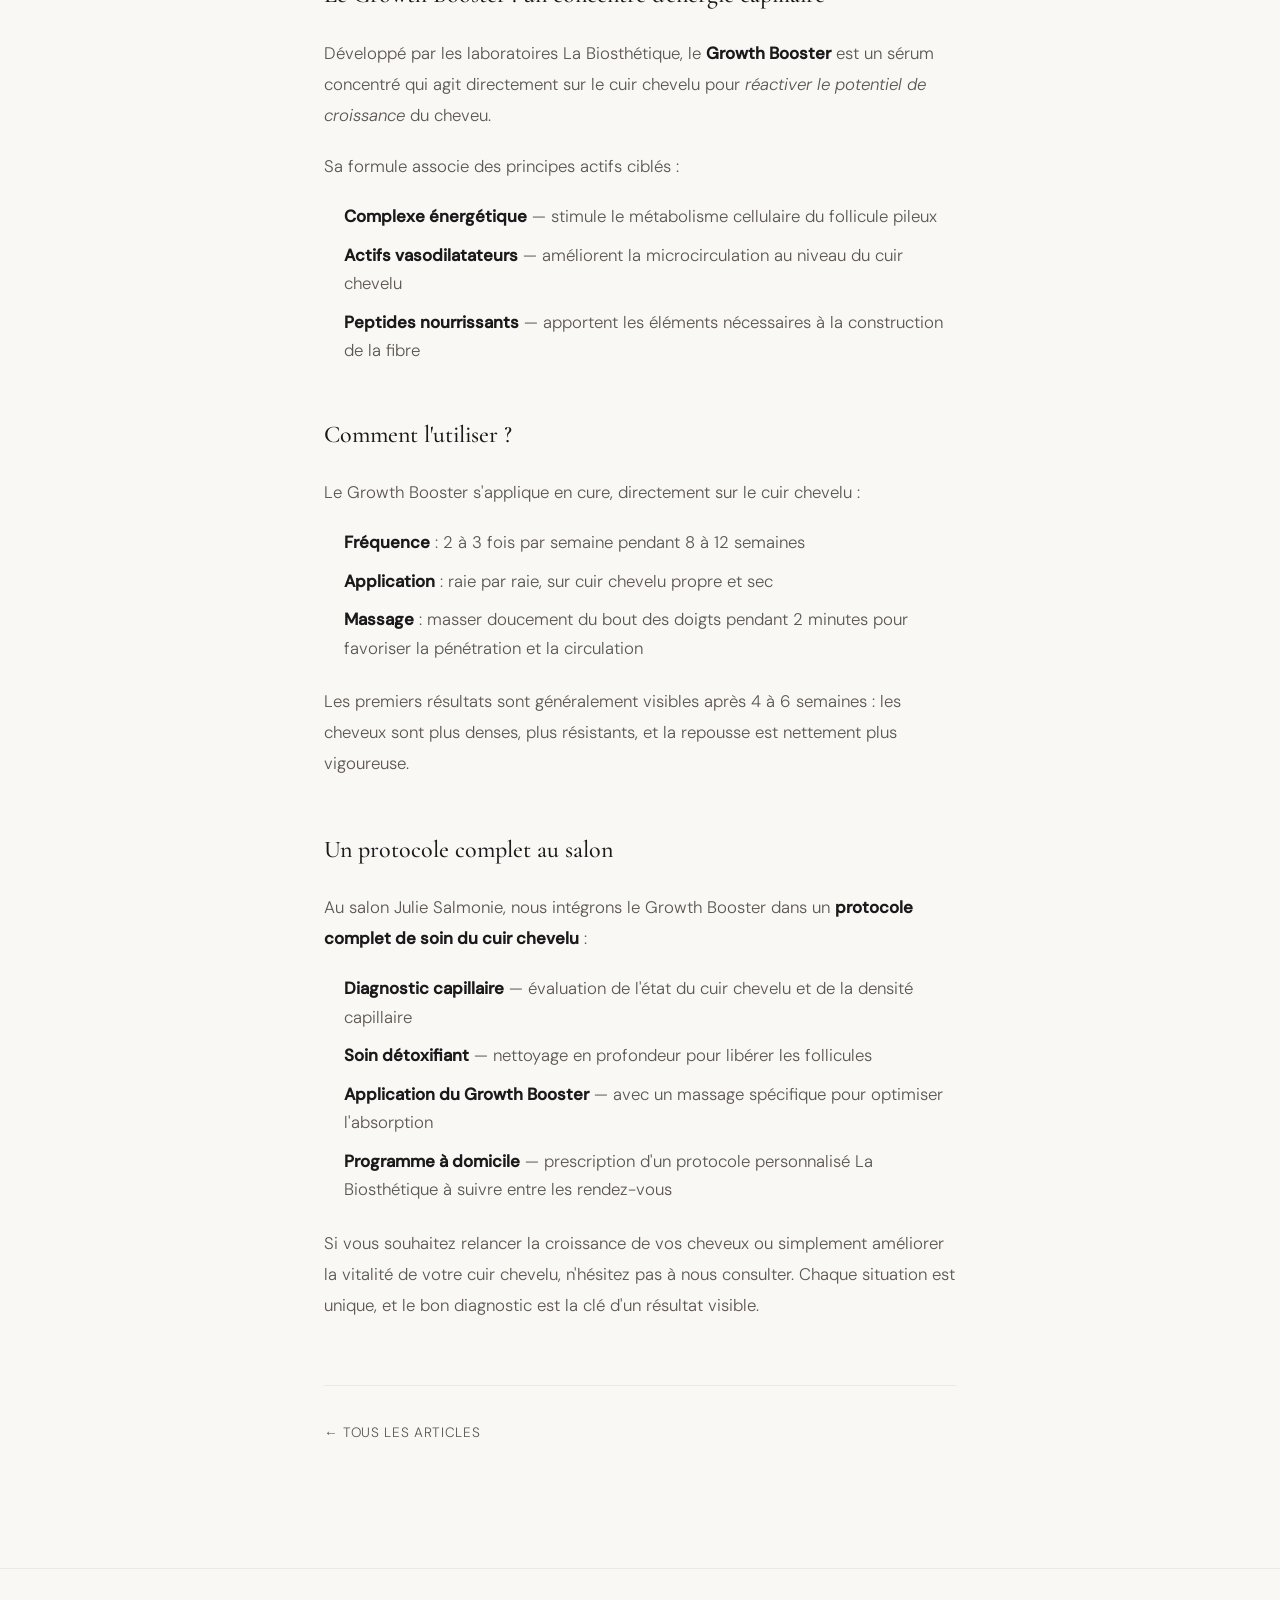
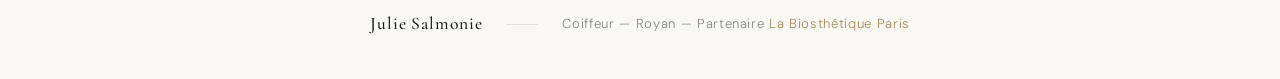
<file: blog/growth-booster.html>
<!DOCTYPE html>
<html lang="fr">
<head>
  <meta charset="UTF-8">
  <meta name="viewport" content="width=device-width, initial-scale=1.0">
  <title>Comment acc&eacute;l&eacute;rer la croissance des cheveux ? — Julie Salmonie</title>
  <meta name="robots" content="noindex, nofollow">
  <meta name="description" content="Le Growth Booster de La Biosth&eacute;tique, un concentr&eacute; d'&eacute;nergie puissant pour stimuler la pousse et revitaliser le cuir chevelu. Conseils par le salon Julie Salmonie &agrave; Royan.">
  <link rel="icon" type="image/svg+xml" href="../favicon.svg">
  <link rel="stylesheet" href="../assets/css/style.css">
  <script>
    (function(){var t=localStorage.getItem('theme');if(t==='dark')document.documentElement.setAttribute('data-theme','dark');})();
  </script>
</head>
<body>

  <nav id="navbar" class="scrolled">
    <a href="../index.html" class="nav-logo">Julie Salmonie</a>
    <ul class="nav-links">
      <li><a href="../index.html#salon">Le Salon</a></li>
      <li><a href="../index.html#prestations">Prestations</a></li>
      <li><a href="../blog.html" class="active">Blog</a></li>
      <li><a href="https://www.labiosthetique.fr/" target="_blank" rel="noopener">La Biosth&eacute;tique</a></li>
      <li><a href="../index.html#contact" class="nav-cta">Contact</a></li>
      <li>
        <button class="theme-toggle" aria-label="Changer de th&egrave;me">
          <svg class="icon-moon" viewBox="0 0 24 24" fill="none" stroke="currentColor" stroke-width="1.5"><path d="M21 12.79A9 9 0 1111.21 3 7 7 0 0021 12.79z"/></svg>
          <svg class="icon-sun" viewBox="0 0 24 24" fill="none" stroke="currentColor" stroke-width="1.5"><circle cx="12" cy="12" r="5"/><line x1="12" y1="1" x2="12" y2="3"/><line x1="12" y1="21" x2="12" y2="23"/><line x1="4.22" y1="4.22" x2="5.64" y2="5.64"/><line x1="18.36" y1="18.36" x2="19.78" y2="19.78"/><line x1="1" y1="12" x2="3" y2="12"/><line x1="21" y1="12" x2="23" y2="12"/><line x1="4.22" y1="19.78" x2="5.64" y2="18.36"/><line x1="18.36" y1="5.64" x2="19.78" y2="4.22"/></svg>
        </button>
      </li>
    </ul>
    <button class="nav-toggle" aria-label="Menu">
      <span></span>
      <span></span>
    </button>
  </nav>

  <div id="mobile-menu">
    <ul>
      <li><a href="../index.html#salon">Le Salon</a></li>
      <li><a href="../index.html#prestations">Prestations</a></li>
      <li><a href="../blog.html">Blog</a></li>
      <li><a href="https://www.labiosthetique.fr/" target="_blank" rel="noopener">La Biosth&eacute;tique</a></li>
      <li><a href="../index.html#contact">Contact</a></li>
      <li>
        <button class="theme-toggle theme-toggle-mobile" aria-label="Changer de th&egrave;me">
          <svg class="icon-moon" viewBox="0 0 24 24" fill="none" stroke="currentColor" stroke-width="1.5"><path d="M21 12.79A9 9 0 1111.21 3 7 7 0 0021 12.79z"/></svg>
          <svg class="icon-sun" viewBox="0 0 24 24" fill="none" stroke="currentColor" stroke-width="1.5"><circle cx="12" cy="12" r="5"/><line x1="12" y1="1" x2="12" y2="3"/><line x1="12" y1="21" x2="12" y2="23"/><line x1="4.22" y1="4.22" x2="5.64" y2="5.64"/><line x1="18.36" y1="18.36" x2="19.78" y2="19.78"/><line x1="1" y1="12" x2="3" y2="12"/><line x1="21" y1="12" x2="23" y2="12"/><line x1="4.22" y1="19.78" x2="5.64" y2="18.36"/><line x1="18.36" y1="5.64" x2="19.78" y2="4.22"/></svg>
        </button>
      </li>
    </ul>
  </div>

  <article class="article-page">
    <div class="article-inner">
      <a href="../blog.html" class="article-back">&larr; Retour au blog</a>
      <span class="blog-date">20 mars 2023</span>
      <h1>Comment acc&eacute;l&eacute;rer la croissance des cheveux ?</h1>

      <div class="article-hero">
        <img src="../assets/img/blog-growth-booster.jpg" alt="Growth Booster La Biosth&eacute;tique">
      </div>

      <div class="article-body">
        <p>La vitesse de croissance des cheveux d&eacute;pend de nombreux facteurs : g&eacute;n&eacute;tique, alimentation, stress, qualit&eacute; du cuir chevelu. Si l'on ne peut pas changer sa g&eacute;n&eacute;tique, on peut en revanche agir sur l'environnement du bulbe capillaire pour optimiser la pousse. C'est exactement la philosophie du <strong>Growth Booster de La Biosth&eacute;tique</strong>.</p>

        <h2>Pourquoi les cheveux poussent-ils lentement ?</h2>

        <p>En moyenne, un cheveu pousse d'environ 1 cm par mois. Mais cette vitesse peut ralentir consid&eacute;rablement en raison de plusieurs facteurs :</p>

        <ul>
          <li><strong>Un cuir chevelu engorge</strong> &mdash; les r&eacute;sidus de produits, le s&eacute;bum et les cellules mortes &eacute;touffent le follicule</li>
          <li><strong>Une mauvaise circulation sanguine</strong> &mdash; le bulbe re&ccedil;oit moins de nutriments essentiels</li>
          <li><strong>Le stress et la fatigue</strong> &mdash; ils perturbent le cycle de croissance et peuvent provoquer une chute diffuse</li>
          <li><strong>Des carences nutritionnelles</strong> &mdash; fer, zinc, vitamines B et D sont indispensables &agrave; la synth&egrave;se de k&eacute;ratine</li>
        </ul>

        <h2>Le Growth Booster : un concentr&eacute; d'&eacute;nergie capillaire</h2>

        <p>D&eacute;velopp&eacute; par les laboratoires La Biosth&eacute;tique, le <strong>Growth Booster</strong> est un s&eacute;rum concentr&eacute; qui agit directement sur le cuir chevelu pour <em>r&eacute;activer le potentiel de croissance</em> du cheveu.</p>

        <p>Sa formule associe des principes actifs cibl&eacute;s :</p>

        <ul>
          <li><strong>Complexe &eacute;nerg&eacute;tique</strong> &mdash; stimule le m&eacute;tabolisme cellulaire du follicule pileux</li>
          <li><strong>Actifs vasodilatateurs</strong> &mdash; am&eacute;liorent la microcirculation au niveau du cuir chevelu</li>
          <li><strong>Peptides nourrissants</strong> &mdash; apportent les &eacute;l&eacute;ments n&eacute;cessaires &agrave; la construction de la fibre</li>
        </ul>

        <h2>Comment l'utiliser ?</h2>

        <p>Le Growth Booster s'applique en cure, directement sur le cuir chevelu :</p>

        <ul>
          <li><strong>Fr&eacute;quence</strong> : 2 &agrave; 3 fois par semaine pendant 8 &agrave; 12 semaines</li>
          <li><strong>Application</strong> : raie par raie, sur cuir chevelu propre et sec</li>
          <li><strong>Massage</strong> : masser doucement du bout des doigts pendant 2 minutes pour favoriser la p&eacute;n&eacute;tration et la circulation</li>
        </ul>

        <p>Les premiers r&eacute;sultats sont g&eacute;n&eacute;ralement visibles apr&egrave;s 4 &agrave; 6 semaines : les cheveux sont plus denses, plus r&eacute;sistants, et la repousse est nettement plus vigoureuse.</p>

        <h2>Un protocole complet au salon</h2>

        <p>Au salon Julie Salmonie, nous int&eacute;grons le Growth Booster dans un <strong>protocole complet de soin du cuir chevelu</strong> :</p>

        <ul>
          <li><strong>Diagnostic capillaire</strong> &mdash; &eacute;valuation de l'&eacute;tat du cuir chevelu et de la densit&eacute; capillaire</li>
          <li><strong>Soin d&eacute;toxifiant</strong> &mdash; nettoyage en profondeur pour lib&eacute;rer les follicules</li>
          <li><strong>Application du Growth Booster</strong> &mdash; avec un massage sp&eacute;cifique pour optimiser l'absorption</li>
          <li><strong>Programme &agrave; domicile</strong> &mdash; prescription d'un protocole personnalis&eacute; La Biosth&eacute;tique &agrave; suivre entre les rendez-vous</li>
        </ul>

        <p>Si vous souhaitez relancer la croissance de vos cheveux ou simplement am&eacute;liorer la vitalit&eacute; de votre cuir chevelu, n'h&eacute;sitez pas &agrave; nous consulter. Chaque situation est unique, et le bon diagnostic est la cl&eacute; d'un r&eacute;sultat visible.</p>
      </div>

      <div class="article-footer">
        <a href="../blog.html" class="article-back">&larr; Tous les articles</a>
      </div>
    </div>
  </article>

  <footer>
    <div class="footer-inner">
      <span class="footer-logo">Julie Salmonie</span>
      <span class="footer-sep"></span>
      <span class="footer-copy">Coiffeur &mdash; Royan &mdash; Partenaire <a href="https://www.labiosthetique.fr/" target="_blank" rel="noopener" class="footer-link">La Biosth&eacute;tique Paris</a></span>
    </div>
  </footer>

  <script src="../assets/js/main.js"></script>
</body>
</html>
</file>
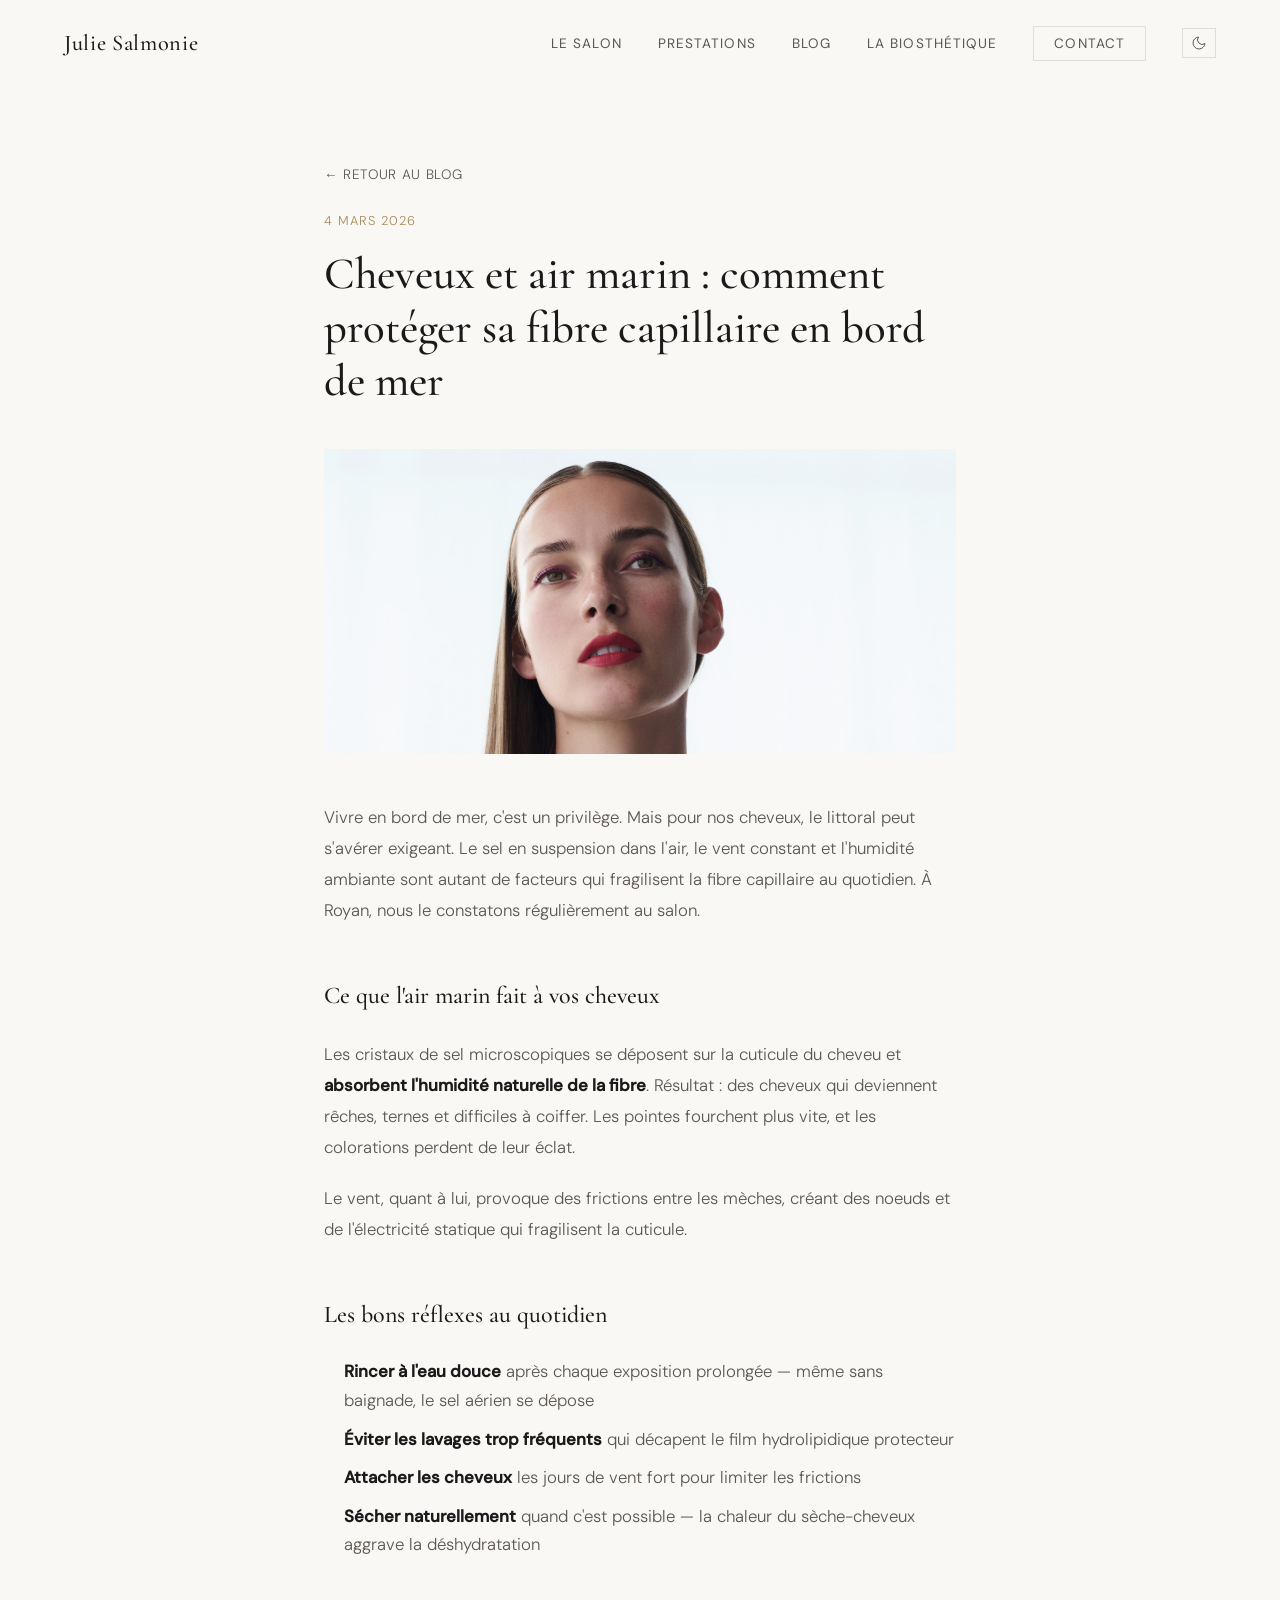
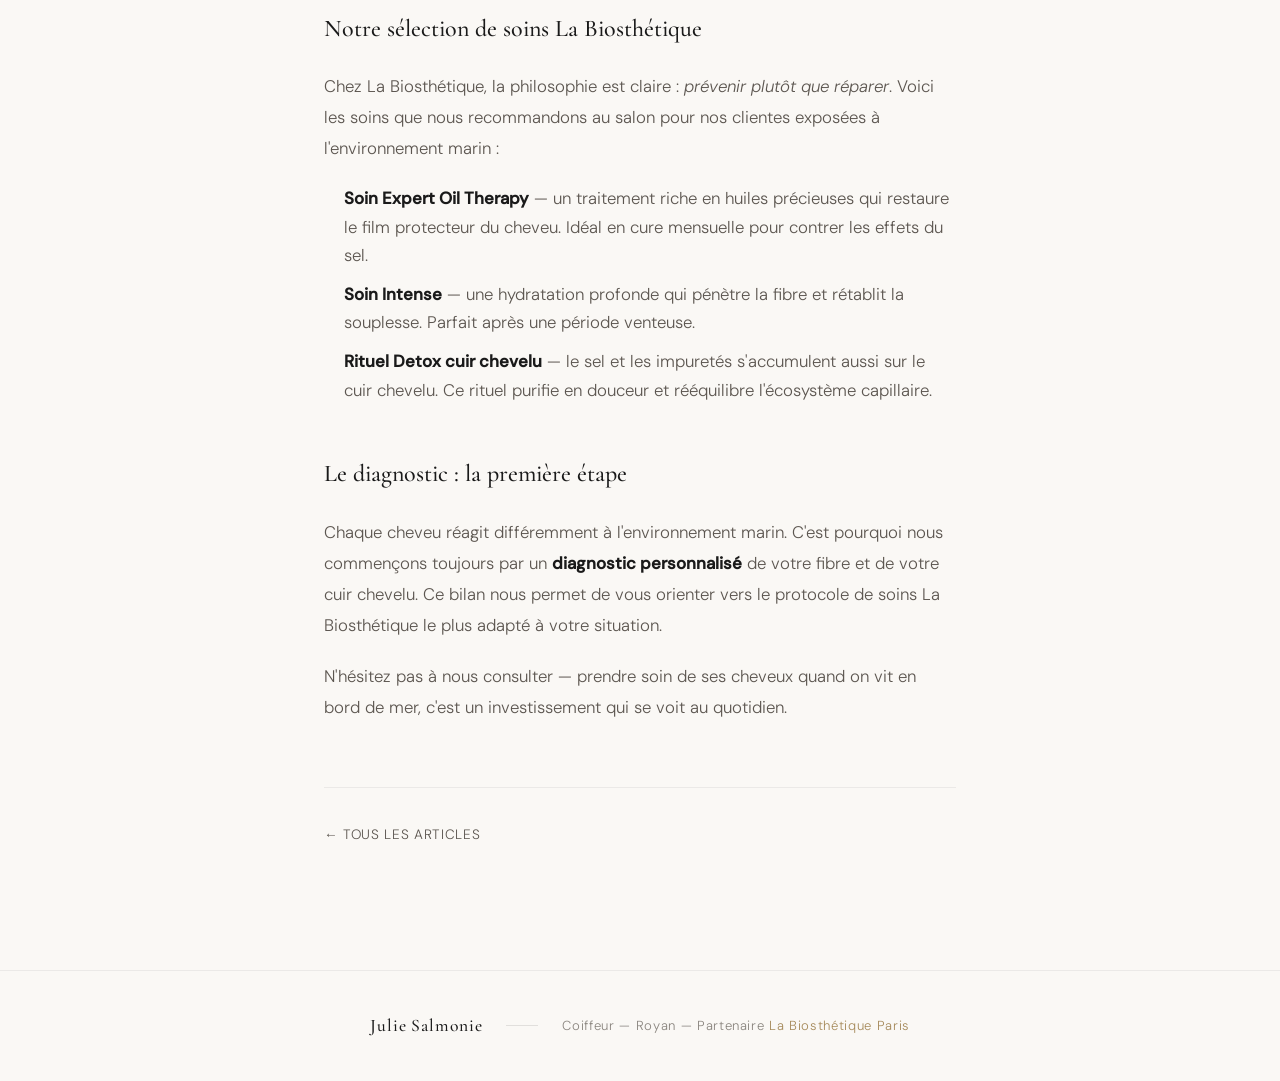
<file: blog/proteger-cheveux-air-marin.html>
<!DOCTYPE html>
<html lang="fr">
<head>
  <meta charset="UTF-8">
  <meta name="viewport" content="width=device-width, initial-scale=1.0">
  <title>Cheveux et air marin : prot&eacute;ger sa fibre capillaire — Julie Salmonie</title>
  <meta name="robots" content="noindex, nofollow">
  <meta name="description" content="Comment prot&eacute;ger ses cheveux du sel, du vent et de l'humidit&eacute; en bord de mer. Conseils et soins La Biosth&eacute;tique par le salon Julie Salmonie &agrave; Royan.">
  <link rel="icon" type="image/svg+xml" href="../favicon.svg">
  <link rel="stylesheet" href="../assets/css/style.css">
  <script>
    (function(){var t=localStorage.getItem('theme');if(t==='dark')document.documentElement.setAttribute('data-theme','dark');})();
  </script>
</head>
<body>

  <nav id="navbar" class="scrolled">
    <a href="../index.html" class="nav-logo">Julie Salmonie</a>
    <ul class="nav-links">
      <li><a href="../index.html#salon">Le Salon</a></li>
      <li><a href="../index.html#prestations">Prestations</a></li>
      <li><a href="../blog.html" class="active">Blog</a></li>
      <li><a href="https://www.labiosthetique.fr/" target="_blank" rel="noopener">La Biosth&eacute;tique</a></li>
      <li><a href="../index.html#contact" class="nav-cta">Contact</a></li>
      <li>
        <button class="theme-toggle" aria-label="Changer de th&egrave;me">
          <svg class="icon-moon" viewBox="0 0 24 24" fill="none" stroke="currentColor" stroke-width="1.5"><path d="M21 12.79A9 9 0 1111.21 3 7 7 0 0021 12.79z"/></svg>
          <svg class="icon-sun" viewBox="0 0 24 24" fill="none" stroke="currentColor" stroke-width="1.5"><circle cx="12" cy="12" r="5"/><line x1="12" y1="1" x2="12" y2="3"/><line x1="12" y1="21" x2="12" y2="23"/><line x1="4.22" y1="4.22" x2="5.64" y2="5.64"/><line x1="18.36" y1="18.36" x2="19.78" y2="19.78"/><line x1="1" y1="12" x2="3" y2="12"/><line x1="21" y1="12" x2="23" y2="12"/><line x1="4.22" y1="19.78" x2="5.64" y2="18.36"/><line x1="18.36" y1="5.64" x2="19.78" y2="4.22"/></svg>
        </button>
      </li>
    </ul>
    <button class="nav-toggle" aria-label="Menu">
      <span></span>
      <span></span>
    </button>
  </nav>

  <div id="mobile-menu">
    <ul>
      <li><a href="../index.html#salon">Le Salon</a></li>
      <li><a href="../index.html#prestations">Prestations</a></li>
      <li><a href="../blog.html">Blog</a></li>
      <li><a href="https://www.labiosthetique.fr/" target="_blank" rel="noopener">La Biosth&eacute;tique</a></li>
      <li><a href="../index.html#contact">Contact</a></li>
      <li>
        <button class="theme-toggle theme-toggle-mobile" aria-label="Changer de th&egrave;me">
          <svg class="icon-moon" viewBox="0 0 24 24" fill="none" stroke="currentColor" stroke-width="1.5"><path d="M21 12.79A9 9 0 1111.21 3 7 7 0 0021 12.79z"/></svg>
          <svg class="icon-sun" viewBox="0 0 24 24" fill="none" stroke="currentColor" stroke-width="1.5"><circle cx="12" cy="12" r="5"/><line x1="12" y1="1" x2="12" y2="3"/><line x1="12" y1="21" x2="12" y2="23"/><line x1="4.22" y1="4.22" x2="5.64" y2="5.64"/><line x1="18.36" y1="18.36" x2="19.78" y2="19.78"/><line x1="1" y1="12" x2="3" y2="12"/><line x1="21" y1="12" x2="23" y2="12"/><line x1="4.22" y1="19.78" x2="5.64" y2="18.36"/><line x1="18.36" y1="5.64" x2="19.78" y2="4.22"/></svg>
        </button>
      </li>
    </ul>
  </div>

  <article class="article-page">
    <div class="article-inner">
      <a href="../blog.html" class="article-back">&larr; Retour au blog</a>
      <span class="blog-date">4 mars 2026</span>
      <h1>Cheveux et air marin : comment prot&eacute;ger sa fibre capillaire en bord de mer</h1>

      <div class="article-hero">
        <img src="../assets/img/tendances/tendance-03.jpg" alt="Cheveux et air marin &agrave; Royan">
      </div>

      <div class="article-body">
        <p>Vivre en bord de mer, c'est un privil&egrave;ge. Mais pour nos cheveux, le littoral peut s'av&eacute;rer exigeant. Le sel en suspension dans l'air, le vent constant et l'humidit&eacute; ambiante sont autant de facteurs qui fragilisent la fibre capillaire au quotidien. &Agrave; Royan, nous le constatons r&eacute;guli&egrave;rement au salon.</p>

        <h2>Ce que l'air marin fait &agrave; vos cheveux</h2>

        <p>Les cristaux de sel microscopiques se d&eacute;posent sur la cuticule du cheveu et <strong>absorbent l'humidit&eacute; naturelle de la fibre</strong>. R&eacute;sultat : des cheveux qui deviennent rêches, ternes et difficiles &agrave; coiffer. Les pointes fourchent plus vite, et les colorations perdent de leur &eacute;clat.</p>

        <p>Le vent, quant &agrave; lui, provoque des frictions entre les m&egrave;ches, cr&eacute;ant des noeuds et de l'&eacute;lectricit&eacute; statique qui fragilisent la cuticule.</p>

        <h2>Les bons r&eacute;flexes au quotidien</h2>

        <ul>
          <li><strong>Rincer &agrave; l'eau douce</strong> apr&egrave;s chaque exposition prolong&eacute;e &mdash; m&ecirc;me sans baignade, le sel a&eacute;rien se d&eacute;pose</li>
          <li><strong>&Eacute;viter les lavages trop fr&eacute;quents</strong> qui d&eacute;capent le film hydrolipidique protecteur</li>
          <li><strong>Attacher les cheveux</strong> les jours de vent fort pour limiter les frictions</li>
          <li><strong>S&eacute;cher naturellement</strong> quand c'est possible &mdash; la chaleur du s&egrave;che-cheveux aggrave la d&eacute;shydratation</li>
        </ul>

        <h2>Notre s&eacute;lection de soins La Biosth&eacute;tique</h2>

        <p>Chez La Biosth&eacute;tique, la philosophie est claire : <em>pr&eacute;venir plut&ocirc;t que r&eacute;parer</em>. Voici les soins que nous recommandons au salon pour nos clientes expos&eacute;es &agrave; l'environnement marin :</p>

        <ul>
          <li><strong>Soin Expert Oil Therapy</strong> &mdash; un traitement riche en huiles pr&eacute;cieuses qui restaure le film protecteur du cheveu. Id&eacute;al en cure mensuelle pour contrer les effets du sel.</li>
          <li><strong>Soin Intense</strong> &mdash; une hydratation profonde qui p&eacute;n&egrave;tre la fibre et r&eacute;tablit la souplesse. Parfait apr&egrave;s une p&eacute;riode venteuse.</li>
          <li><strong>Rituel Detox cuir chevelu</strong> &mdash; le sel et les impuret&eacute;s s'accumulent aussi sur le cuir chevelu. Ce rituel purifie en douceur et r&eacute;&eacute;quilibre l'&eacute;cosyst&egrave;me capillaire.</li>
        </ul>

        <h2>Le diagnostic : la premi&egrave;re &eacute;tape</h2>

        <p>Chaque cheveu r&eacute;agit diff&eacute;remment &agrave; l'environnement marin. C'est pourquoi nous commen&ccedil;ons toujours par un <strong>diagnostic personnalis&eacute;</strong> de votre fibre et de votre cuir chevelu. Ce bilan nous permet de vous orienter vers le protocole de soins La Biosth&eacute;tique le plus adapt&eacute; &agrave; votre situation.</p>

        <p>N'h&eacute;sitez pas &agrave; nous consulter &mdash; prendre soin de ses cheveux quand on vit en bord de mer, c'est un investissement qui se voit au quotidien.</p>
      </div>

      <div class="article-footer">
        <a href="../blog.html" class="article-back">&larr; Tous les articles</a>
      </div>
    </div>
  </article>

  <footer>
    <div class="footer-inner">
      <span class="footer-logo">Julie Salmonie</span>
      <span class="footer-sep"></span>
      <span class="footer-copy">Coiffeur &mdash; Royan &mdash; Partenaire <a href="https://www.labiosthetique.fr/" target="_blank" rel="noopener" class="footer-link">La Biosth&eacute;tique Paris</a></span>
    </div>
  </footer>

  <script src="../assets/js/main.js"></script>
</body>
</html>
</file>
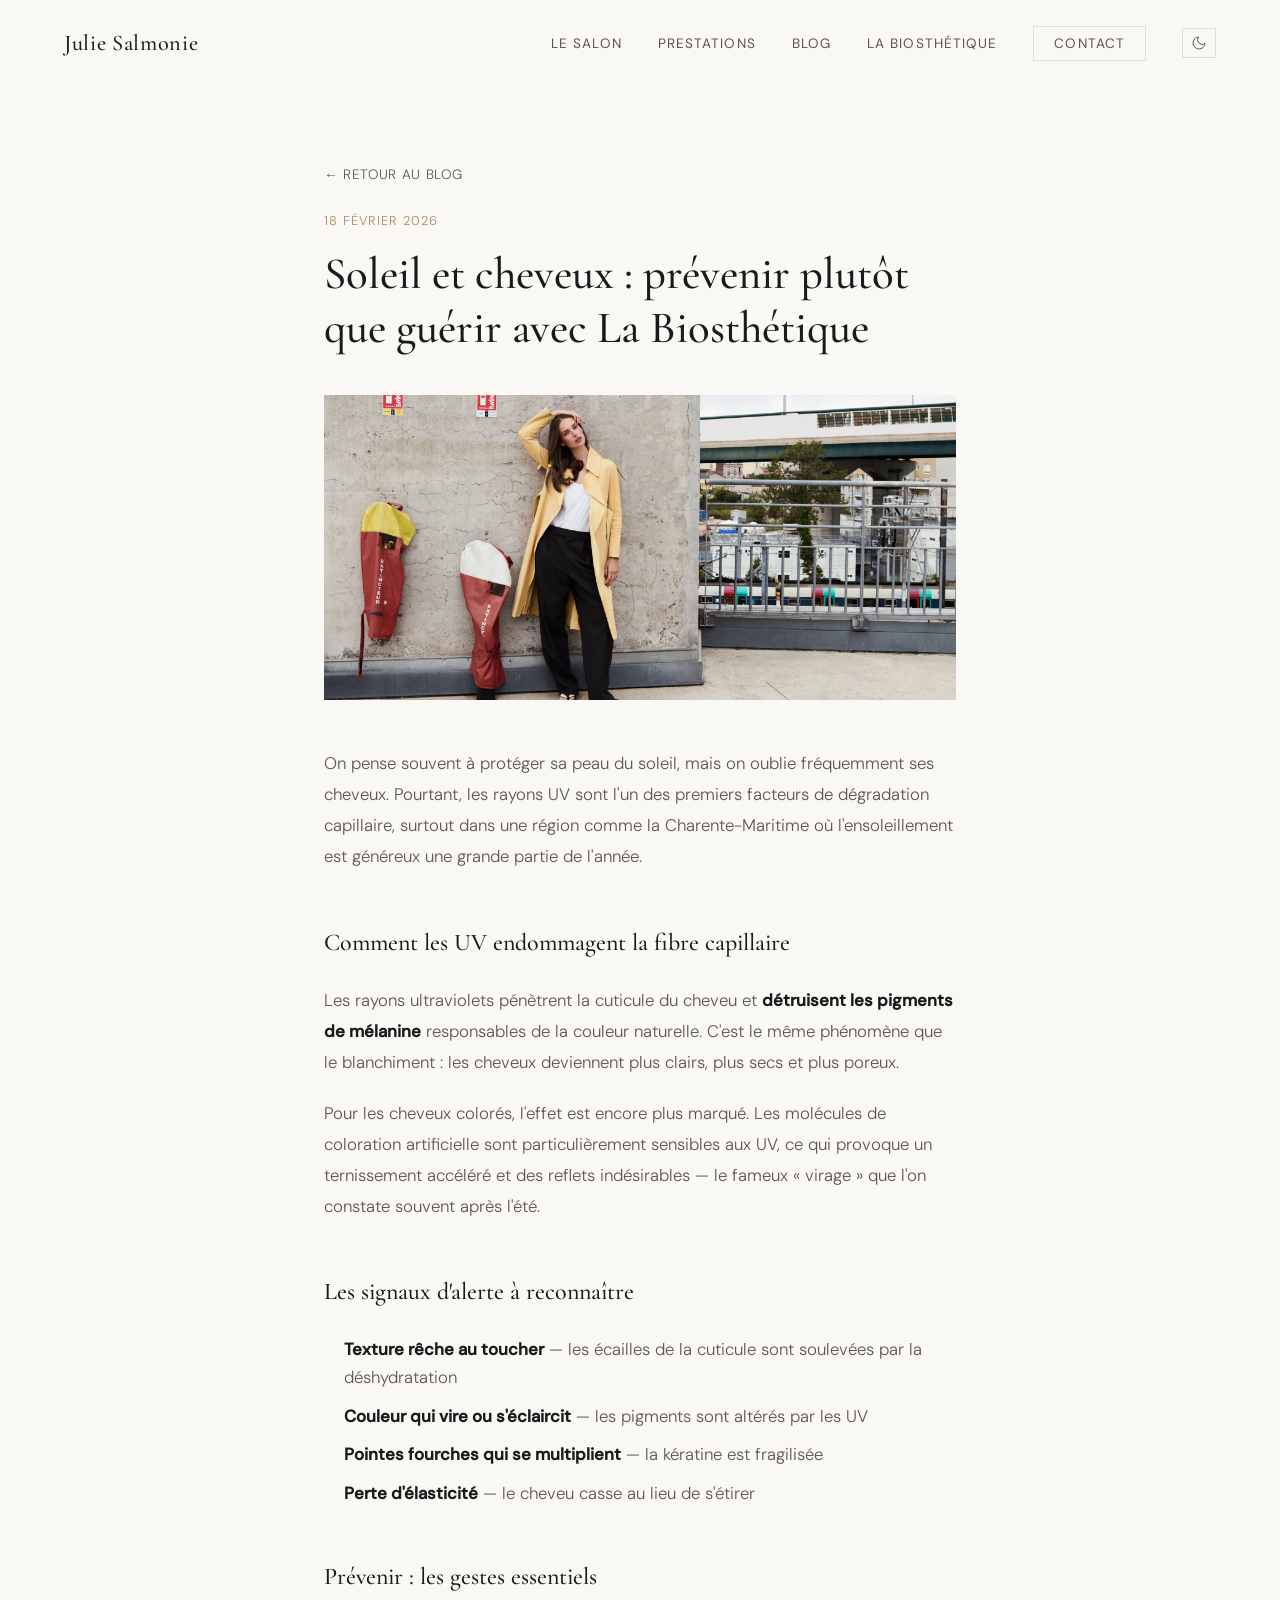
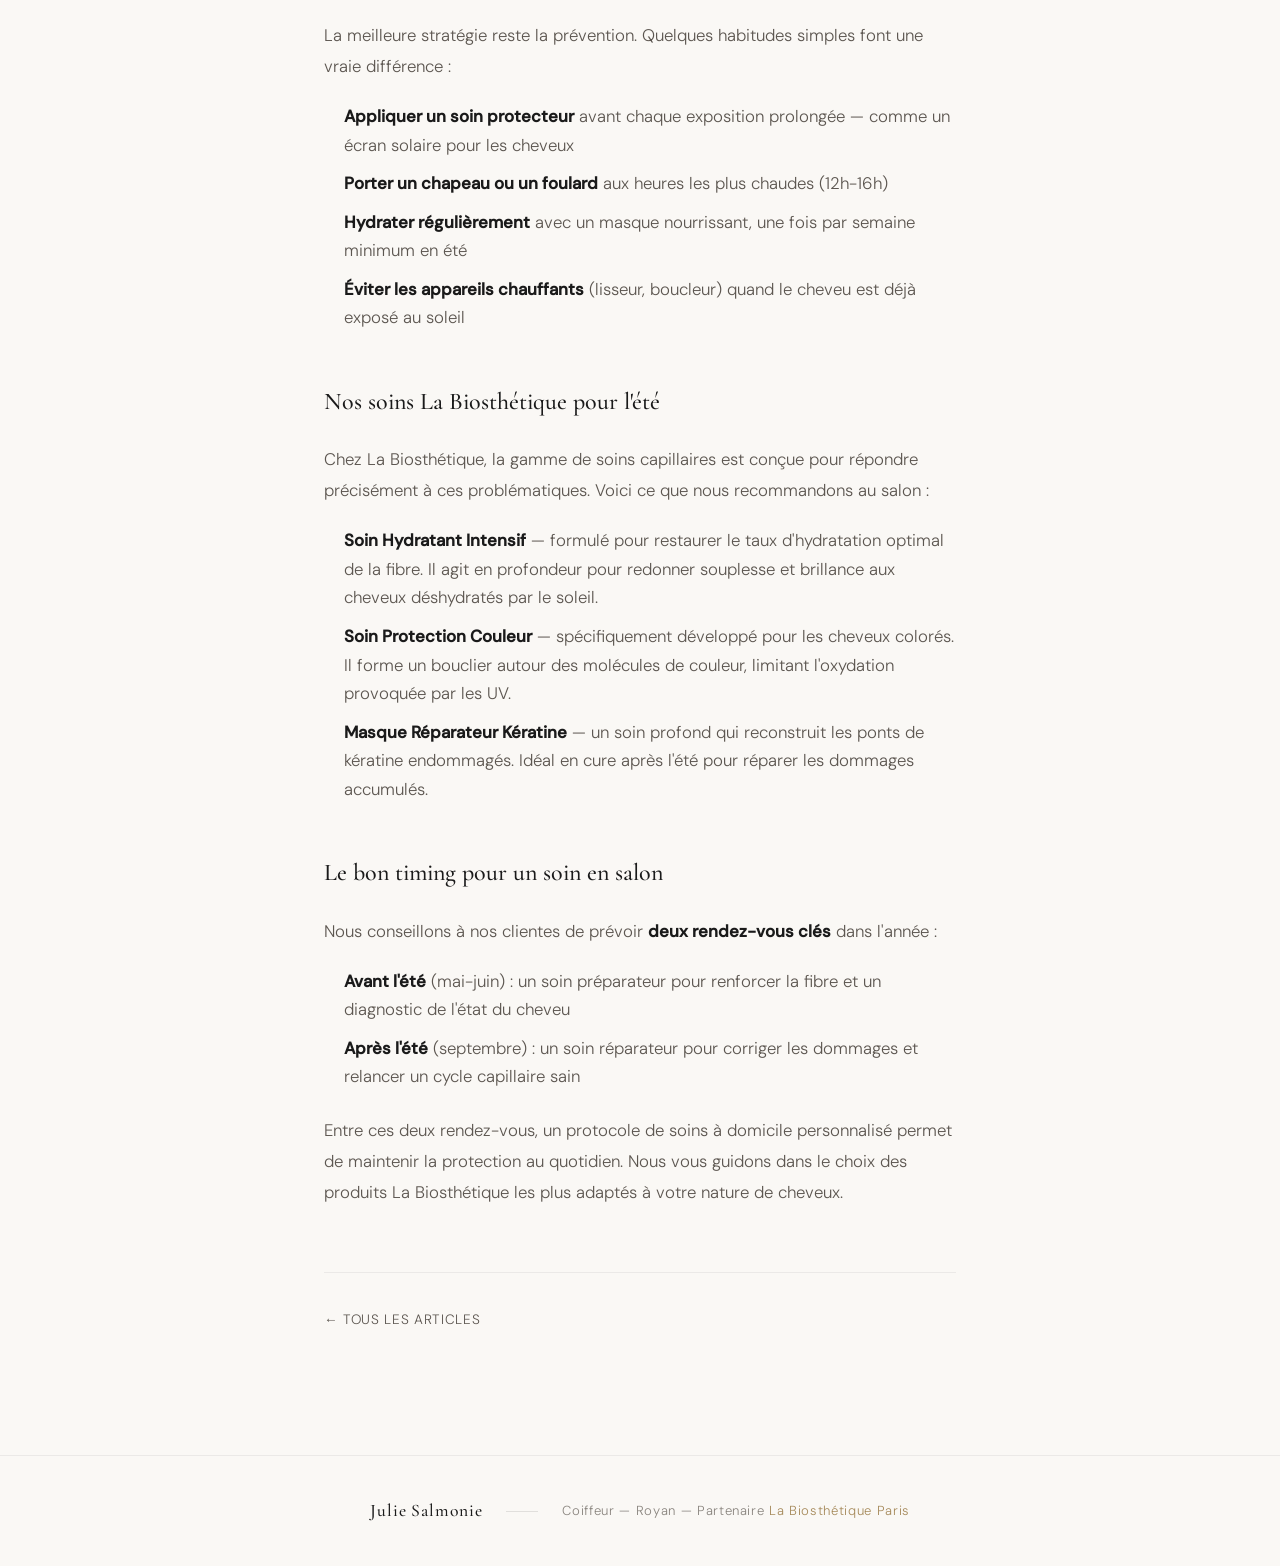
<file: blog/proteger-cheveux-soleil.html>
<!DOCTYPE html>
<html lang="fr">
<head>
  <meta charset="UTF-8">
  <meta name="viewport" content="width=device-width, initial-scale=1.0">
  <title>Soleil et cheveux : pr&eacute;venir plut&ocirc;t que gu&eacute;rir — Julie Salmonie</title>
  <meta name="robots" content="noindex, nofollow">
  <meta name="description" content="Les UV alt&egrave;rent la couleur et ass&egrave;chent la fibre capillaire. D&eacute;couvrez comment anticiper les dommages solaires avec les soins La Biosth&eacute;tique au salon Julie Salmonie &agrave; Royan.">
  <link rel="icon" type="image/svg+xml" href="../favicon.svg">
  <link rel="stylesheet" href="../assets/css/style.css">
  <script>
    (function(){var t=localStorage.getItem('theme');if(t==='dark')document.documentElement.setAttribute('data-theme','dark');})();
  </script>
</head>
<body>

  <nav id="navbar" class="scrolled">
    <a href="../index.html" class="nav-logo">Julie Salmonie</a>
    <ul class="nav-links">
      <li><a href="../index.html#salon">Le Salon</a></li>
      <li><a href="../index.html#prestations">Prestations</a></li>
      <li><a href="../blog.html" class="active">Blog</a></li>
      <li><a href="https://www.labiosthetique.fr/" target="_blank" rel="noopener">La Biosth&eacute;tique</a></li>
      <li><a href="../index.html#contact" class="nav-cta">Contact</a></li>
      <li>
        <button class="theme-toggle" aria-label="Changer de th&egrave;me">
          <svg class="icon-moon" viewBox="0 0 24 24" fill="none" stroke="currentColor" stroke-width="1.5"><path d="M21 12.79A9 9 0 1111.21 3 7 7 0 0021 12.79z"/></svg>
          <svg class="icon-sun" viewBox="0 0 24 24" fill="none" stroke="currentColor" stroke-width="1.5"><circle cx="12" cy="12" r="5"/><line x1="12" y1="1" x2="12" y2="3"/><line x1="12" y1="21" x2="12" y2="23"/><line x1="4.22" y1="4.22" x2="5.64" y2="5.64"/><line x1="18.36" y1="18.36" x2="19.78" y2="19.78"/><line x1="1" y1="12" x2="3" y2="12"/><line x1="21" y1="12" x2="23" y2="12"/><line x1="4.22" y1="19.78" x2="5.64" y2="18.36"/><line x1="18.36" y1="5.64" x2="19.78" y2="4.22"/></svg>
        </button>
      </li>
    </ul>
    <button class="nav-toggle" aria-label="Menu">
      <span></span>
      <span></span>
    </button>
  </nav>

  <div id="mobile-menu">
    <ul>
      <li><a href="../index.html#salon">Le Salon</a></li>
      <li><a href="../index.html#prestations">Prestations</a></li>
      <li><a href="../blog.html">Blog</a></li>
      <li><a href="https://www.labiosthetique.fr/" target="_blank" rel="noopener">La Biosth&eacute;tique</a></li>
      <li><a href="../index.html#contact">Contact</a></li>
      <li>
        <button class="theme-toggle theme-toggle-mobile" aria-label="Changer de th&egrave;me">
          <svg class="icon-moon" viewBox="0 0 24 24" fill="none" stroke="currentColor" stroke-width="1.5"><path d="M21 12.79A9 9 0 1111.21 3 7 7 0 0021 12.79z"/></svg>
          <svg class="icon-sun" viewBox="0 0 24 24" fill="none" stroke="currentColor" stroke-width="1.5"><circle cx="12" cy="12" r="5"/><line x1="12" y1="1" x2="12" y2="3"/><line x1="12" y1="21" x2="12" y2="23"/><line x1="4.22" y1="4.22" x2="5.64" y2="5.64"/><line x1="18.36" y1="18.36" x2="19.78" y2="19.78"/><line x1="1" y1="12" x2="3" y2="12"/><line x1="21" y1="12" x2="23" y2="12"/><line x1="4.22" y1="19.78" x2="5.64" y2="18.36"/><line x1="18.36" y1="5.64" x2="19.78" y2="4.22"/></svg>
        </button>
      </li>
    </ul>
  </div>

  <article class="article-page">
    <div class="article-inner">
      <a href="../blog.html" class="article-back">&larr; Retour au blog</a>
      <span class="blog-date">18 f&eacute;vrier 2026</span>
      <h1>Soleil et cheveux : pr&eacute;venir plut&ocirc;t que gu&eacute;rir avec La Biosth&eacute;tique</h1>

      <div class="article-hero">
        <img src="../assets/img/tendances/tendance-06.jpg" alt="Prot&eacute;ger ses cheveux du soleil">
      </div>

      <div class="article-body">
        <p>On pense souvent &agrave; prot&eacute;ger sa peau du soleil, mais on oublie fr&eacute;quemment ses cheveux. Pourtant, les rayons UV sont l'un des premiers facteurs de d&eacute;gradation capillaire, surtout dans une r&eacute;gion comme la Charente-Maritime o&ugrave; l'ensoleillement est g&eacute;n&eacute;reux une grande partie de l'ann&eacute;e.</p>

        <h2>Comment les UV endommagent la fibre capillaire</h2>

        <p>Les rayons ultraviolets p&eacute;n&egrave;trent la cuticule du cheveu et <strong>d&eacute;truisent les pigments de m&eacute;lanine</strong> responsables de la couleur naturelle. C'est le m&ecirc;me ph&eacute;nom&egrave;ne que le blanchiment : les cheveux deviennent plus clairs, plus secs et plus poreux.</p>

        <p>Pour les cheveux color&eacute;s, l'effet est encore plus marqu&eacute;. Les mol&eacute;cules de coloration artificielle sont particuli&egrave;rement sensibles aux UV, ce qui provoque un ternissement acc&eacute;l&eacute;r&eacute; et des reflets ind&eacute;sirables &mdash; le fameux &laquo;&nbsp;virage&nbsp;&raquo; que l'on constate souvent apr&egrave;s l'&eacute;t&eacute;.</p>

        <h2>Les signaux d'alerte &agrave; reconna&icirc;tre</h2>

        <ul>
          <li><strong>Texture rêche au toucher</strong> &mdash; les &eacute;cailles de la cuticule sont soulev&eacute;es par la d&eacute;shydratation</li>
          <li><strong>Couleur qui vire ou s'&eacute;claircit</strong> &mdash; les pigments sont alt&eacute;r&eacute;s par les UV</li>
          <li><strong>Pointes fourches qui se multiplient</strong> &mdash; la k&eacute;ratine est fragilis&eacute;e</li>
          <li><strong>Perte d'&eacute;lasticit&eacute;</strong> &mdash; le cheveu casse au lieu de s'&eacute;tirer</li>
        </ul>

        <h2>Pr&eacute;venir : les gestes essentiels</h2>

        <p>La meilleure strat&eacute;gie reste la pr&eacute;vention. Quelques habitudes simples font une vraie diff&eacute;rence :</p>

        <ul>
          <li><strong>Appliquer un soin protecteur</strong> avant chaque exposition prolong&eacute;e &mdash; comme un &eacute;cran solaire pour les cheveux</li>
          <li><strong>Porter un chapeau ou un foulard</strong> aux heures les plus chaudes (12h-16h)</li>
          <li><strong>Hydrater r&eacute;guli&egrave;rement</strong> avec un masque nourrissant, une fois par semaine minimum en &eacute;t&eacute;</li>
          <li><strong>&Eacute;viter les appareils chauffants</strong> (lisseur, boucleur) quand le cheveu est d&eacute;j&agrave; expos&eacute; au soleil</li>
        </ul>

        <h2>Nos soins La Biosth&eacute;tique pour l'&eacute;t&eacute;</h2>

        <p>Chez La Biosth&eacute;tique, la gamme de soins capillaires est con&ccedil;ue pour r&eacute;pondre pr&eacute;cis&eacute;ment &agrave; ces probl&eacute;matiques. Voici ce que nous recommandons au salon :</p>

        <ul>
          <li><strong>Soin Hydratant Intensif</strong> &mdash; formul&eacute; pour restaurer le taux d'hydratation optimal de la fibre. Il agit en profondeur pour redonner souplesse et brillance aux cheveux d&eacute;shydrat&eacute;s par le soleil.</li>
          <li><strong>Soin Protection Couleur</strong> &mdash; sp&eacute;cifiquement d&eacute;velopp&eacute; pour les cheveux color&eacute;s. Il forme un bouclier autour des mol&eacute;cules de couleur, limitant l'oxydation provoqu&eacute;e par les UV.</li>
          <li><strong>Masque R&eacute;parateur K&eacute;ratine</strong> &mdash; un soin profond qui reconstruit les ponts de k&eacute;ratine endommag&eacute;s. Id&eacute;al en cure apr&egrave;s l'&eacute;t&eacute; pour r&eacute;parer les dommages accumul&eacute;s.</li>
        </ul>

        <h2>Le bon timing pour un soin en salon</h2>

        <p>Nous conseillons &agrave; nos clientes de pr&eacute;voir <strong>deux rendez-vous cl&eacute;s</strong> dans l'ann&eacute;e :</p>

        <ul>
          <li><strong>Avant l'&eacute;t&eacute;</strong> (mai-juin) : un soin pr&eacute;parateur pour renforcer la fibre et un diagnostic de l'&eacute;tat du cheveu</li>
          <li><strong>Apr&egrave;s l'&eacute;t&eacute;</strong> (septembre) : un soin r&eacute;parateur pour corriger les dommages et relancer un cycle capillaire sain</li>
        </ul>

        <p>Entre ces deux rendez-vous, un protocole de soins &agrave; domicile personnalis&eacute; permet de maintenir la protection au quotidien. Nous vous guidons dans le choix des produits La Biosth&eacute;tique les plus adapt&eacute;s &agrave; votre nature de cheveux.</p>
      </div>

      <div class="article-footer">
        <a href="../blog.html" class="article-back">&larr; Tous les articles</a>
      </div>
    </div>
  </article>

  <footer>
    <div class="footer-inner">
      <span class="footer-logo">Julie Salmonie</span>
      <span class="footer-sep"></span>
      <span class="footer-copy">Coiffeur &mdash; Royan &mdash; Partenaire <a href="https://www.labiosthetique.fr/" target="_blank" rel="noopener" class="footer-link">La Biosth&eacute;tique Paris</a></span>
    </div>
  </footer>

  <script src="../assets/js/main.js"></script>
</body>
</html>
</file>
<file: assets/css/style.css>
/* ============================================
   JULIE SALMONIE — COIFFEUR ROYAN
   ============================================ */

/* ---------- LOCAL FONTS (RGPD) ---------- */

/* Cormorant Garamond - 300 italic */
@font-face { font-family: 'Cormorant Garamond'; font-style: italic; font-weight: 300; font-display: swap; src: url('../fonts/cormorant-garamond-300-italic-latin-ext.woff2') format('woff2'); unicode-range: U+0100-02BA, U+02BD-02C5, U+02C7-02CC, U+02CE-02D7, U+02DD-02FF, U+0304, U+0308, U+0329, U+1D00-1DBF, U+1E00-1E9F, U+1EF2-1EFF, U+2020, U+20A0-20AB, U+20AD-20C0, U+2113, U+2C60-2C7F, U+A720-A7FF; }
@font-face { font-family: 'Cormorant Garamond'; font-style: italic; font-weight: 300; font-display: swap; src: url('../fonts/cormorant-garamond-300-italic-latin.woff2') format('woff2'); unicode-range: U+0000-00FF, U+0131, U+0152-0153, U+02BB-02BC, U+02C6, U+02DA, U+02DC, U+0304, U+0308, U+0329, U+2000-206F, U+20AC, U+2122, U+2191, U+2193, U+2212, U+2215, U+FEFF, U+FFFD; }

/* Cormorant Garamond - 400 italic */
@font-face { font-family: 'Cormorant Garamond'; font-style: italic; font-weight: 400; font-display: swap; src: url('../fonts/cormorant-garamond-400-italic-latin-ext.woff2') format('woff2'); unicode-range: U+0100-02BA, U+02BD-02C5, U+02C7-02CC, U+02CE-02D7, U+02DD-02FF, U+0304, U+0308, U+0329, U+1D00-1DBF, U+1E00-1E9F, U+1EF2-1EFF, U+2020, U+20A0-20AB, U+20AD-20C0, U+2113, U+2C60-2C7F, U+A720-A7FF; }
@font-face { font-family: 'Cormorant Garamond'; font-style: italic; font-weight: 400; font-display: swap; src: url('../fonts/cormorant-garamond-400-italic-latin.woff2') format('woff2'); unicode-range: U+0000-00FF, U+0131, U+0152-0153, U+02BB-02BC, U+02C6, U+02DA, U+02DC, U+0304, U+0308, U+0329, U+2000-206F, U+20AC, U+2122, U+2191, U+2193, U+2212, U+2215, U+FEFF, U+FFFD; }

/* Cormorant Garamond - 300 normal */
@font-face { font-family: 'Cormorant Garamond'; font-style: normal; font-weight: 300; font-display: swap; src: url('../fonts/cormorant-garamond-300-normal-latin-ext.woff2') format('woff2'); unicode-range: U+0100-02BA, U+02BD-02C5, U+02C7-02CC, U+02CE-02D7, U+02DD-02FF, U+0304, U+0308, U+0329, U+1D00-1DBF, U+1E00-1E9F, U+1EF2-1EFF, U+2020, U+20A0-20AB, U+20AD-20C0, U+2113, U+2C60-2C7F, U+A720-A7FF; }
@font-face { font-family: 'Cormorant Garamond'; font-style: normal; font-weight: 300; font-display: swap; src: url('../fonts/cormorant-garamond-300-normal-latin.woff2') format('woff2'); unicode-range: U+0000-00FF, U+0131, U+0152-0153, U+02BB-02BC, U+02C6, U+02DA, U+02DC, U+0304, U+0308, U+0329, U+2000-206F, U+20AC, U+2122, U+2191, U+2193, U+2212, U+2215, U+FEFF, U+FFFD; }

/* Cormorant Garamond - 400/500/600/700 normal */
@font-face { font-family: 'Cormorant Garamond'; font-style: normal; font-weight: 400; font-display: swap; src: url('../fonts/cormorant-garamond-400-normal-latin-ext.woff2') format('woff2'); unicode-range: U+0100-02BA, U+02BD-02C5, U+02C7-02CC, U+02CE-02D7, U+02DD-02FF, U+0304, U+0308, U+0329, U+1D00-1DBF, U+1E00-1E9F, U+1EF2-1EFF, U+2020, U+20A0-20AB, U+20AD-20C0, U+2113, U+2C60-2C7F, U+A720-A7FF; }
@font-face { font-family: 'Cormorant Garamond'; font-style: normal; font-weight: 400; font-display: swap; src: url('../fonts/cormorant-garamond-400-normal-latin.woff2') format('woff2'); unicode-range: U+0000-00FF, U+0131, U+0152-0153, U+02BB-02BC, U+02C6, U+02DA, U+02DC, U+0304, U+0308, U+0329, U+2000-206F, U+20AC, U+2122, U+2191, U+2193, U+2212, U+2215, U+FEFF, U+FFFD; }
@font-face { font-family: 'Cormorant Garamond'; font-style: normal; font-weight: 500; font-display: swap; src: url('../fonts/cormorant-garamond-500-normal-latin-ext.woff2') format('woff2'); unicode-range: U+0100-02BA, U+02BD-02C5, U+02C7-02CC, U+02CE-02D7, U+02DD-02FF, U+0304, U+0308, U+0329, U+1D00-1DBF, U+1E00-1E9F, U+1EF2-1EFF, U+2020, U+20A0-20AB, U+20AD-20C0, U+2113, U+2C60-2C7F, U+A720-A7FF; }
@font-face { font-family: 'Cormorant Garamond'; font-style: normal; font-weight: 500; font-display: swap; src: url('../fonts/cormorant-garamond-500-normal-latin.woff2') format('woff2'); unicode-range: U+0000-00FF, U+0131, U+0152-0153, U+02BB-02BC, U+02C6, U+02DA, U+02DC, U+0304, U+0308, U+0329, U+2000-206F, U+20AC, U+2122, U+2191, U+2193, U+2212, U+2215, U+FEFF, U+FFFD; }
@font-face { font-family: 'Cormorant Garamond'; font-style: normal; font-weight: 600; font-display: swap; src: url('../fonts/cormorant-garamond-600-normal-latin-ext.woff2') format('woff2'); unicode-range: U+0100-02BA, U+02BD-02C5, U+02C7-02CC, U+02CE-02D7, U+02DD-02FF, U+0304, U+0308, U+0329, U+1D00-1DBF, U+1E00-1E9F, U+1EF2-1EFF, U+2020, U+20A0-20AB, U+20AD-20C0, U+2113, U+2C60-2C7F, U+A720-A7FF; }
@font-face { font-family: 'Cormorant Garamond'; font-style: normal; font-weight: 600; font-display: swap; src: url('../fonts/cormorant-garamond-600-normal-latin.woff2') format('woff2'); unicode-range: U+0000-00FF, U+0131, U+0152-0153, U+02BB-02BC, U+02C6, U+02DA, U+02DC, U+0304, U+0308, U+0329, U+2000-206F, U+20AC, U+2122, U+2191, U+2193, U+2212, U+2215, U+FEFF, U+FFFD; }
@font-face { font-family: 'Cormorant Garamond'; font-style: normal; font-weight: 700; font-display: swap; src: url('../fonts/cormorant-garamond-700-normal-latin-ext.woff2') format('woff2'); unicode-range: U+0100-02BA, U+02BD-02C5, U+02C7-02CC, U+02CE-02D7, U+02DD-02FF, U+0304, U+0308, U+0329, U+1D00-1DBF, U+1E00-1E9F, U+1EF2-1EFF, U+2020, U+20A0-20AB, U+20AD-20C0, U+2113, U+2C60-2C7F, U+A720-A7FF; }
@font-face { font-family: 'Cormorant Garamond'; font-style: normal; font-weight: 700; font-display: swap; src: url('../fonts/cormorant-garamond-700-normal-latin.woff2') format('woff2'); unicode-range: U+0000-00FF, U+0131, U+0152-0153, U+02BB-02BC, U+02C6, U+02DA, U+02DC, U+0304, U+0308, U+0329, U+2000-206F, U+20AC, U+2122, U+2191, U+2193, U+2212, U+2215, U+FEFF, U+FFFD; }

/* DM Sans */
@font-face { font-family: 'DM Sans'; font-style: italic; font-weight: 300; font-display: swap; src: url('../fonts/dm-sans-300-italic-latin-ext.woff2') format('woff2'); unicode-range: U+0100-02BA, U+02BD-02C5, U+02C7-02CC, U+02CE-02D7, U+02DD-02FF, U+0304, U+0308, U+0329, U+1D00-1DBF, U+1E00-1E9F, U+1EF2-1EFF, U+2020, U+20A0-20AB, U+20AD-20C0, U+2113, U+2C60-2C7F, U+A720-A7FF; }
@font-face { font-family: 'DM Sans'; font-style: italic; font-weight: 300; font-display: swap; src: url('../fonts/dm-sans-300-italic-latin.woff2') format('woff2'); unicode-range: U+0000-00FF, U+0131, U+0152-0153, U+02BB-02BC, U+02C6, U+02DA, U+02DC, U+0304, U+0308, U+0329, U+2000-206F, U+20AC, U+2122, U+2191, U+2193, U+2212, U+2215, U+FEFF, U+FFFD; }
@font-face { font-family: 'DM Sans'; font-style: italic; font-weight: 400; font-display: swap; src: url('../fonts/dm-sans-400-italic-latin-ext.woff2') format('woff2'); unicode-range: U+0100-02BA, U+02BD-02C5, U+02C7-02CC, U+02CE-02D7, U+02DD-02FF, U+0304, U+0308, U+0329, U+1D00-1DBF, U+1E00-1E9F, U+1EF2-1EFF, U+2020, U+20A0-20AB, U+20AD-20C0, U+2113, U+2C60-2C7F, U+A720-A7FF; }
@font-face { font-family: 'DM Sans'; font-style: italic; font-weight: 400; font-display: swap; src: url('../fonts/dm-sans-400-italic-latin.woff2') format('woff2'); unicode-range: U+0000-00FF, U+0131, U+0152-0153, U+02BB-02BC, U+02C6, U+02DA, U+02DC, U+0304, U+0308, U+0329, U+2000-206F, U+20AC, U+2122, U+2191, U+2193, U+2212, U+2215, U+FEFF, U+FFFD; }
@font-face { font-family: 'DM Sans'; font-style: normal; font-weight: 300; font-display: swap; src: url('../fonts/dm-sans-300-normal-latin-ext.woff2') format('woff2'); unicode-range: U+0100-02BA, U+02BD-02C5, U+02C7-02CC, U+02CE-02D7, U+02DD-02FF, U+0304, U+0308, U+0329, U+1D00-1DBF, U+1E00-1E9F, U+1EF2-1EFF, U+2020, U+20A0-20AB, U+20AD-20C0, U+2113, U+2C60-2C7F, U+A720-A7FF; }
@font-face { font-family: 'DM Sans'; font-style: normal; font-weight: 300; font-display: swap; src: url('../fonts/dm-sans-300-normal-latin.woff2') format('woff2'); unicode-range: U+0000-00FF, U+0131, U+0152-0153, U+02BB-02BC, U+02C6, U+02DA, U+02DC, U+0304, U+0308, U+0329, U+2000-206F, U+20AC, U+2122, U+2191, U+2193, U+2212, U+2215, U+FEFF, U+FFFD; }
@font-face { font-family: 'DM Sans'; font-style: normal; font-weight: 400; font-display: swap; src: url('../fonts/dm-sans-400-normal-latin-ext.woff2') format('woff2'); unicode-range: U+0100-02BA, U+02BD-02C5, U+02C7-02CC, U+02CE-02D7, U+02DD-02FF, U+0304, U+0308, U+0329, U+1D00-1DBF, U+1E00-1E9F, U+1EF2-1EFF, U+2020, U+20A0-20AB, U+20AD-20C0, U+2113, U+2C60-2C7F, U+A720-A7FF; }
@font-face { font-family: 'DM Sans'; font-style: normal; font-weight: 400; font-display: swap; src: url('../fonts/dm-sans-400-normal-latin.woff2') format('woff2'); unicode-range: U+0000-00FF, U+0131, U+0152-0153, U+02BB-02BC, U+02C6, U+02DA, U+02DC, U+0304, U+0308, U+0329, U+2000-206F, U+20AC, U+2122, U+2191, U+2193, U+2212, U+2215, U+FEFF, U+FFFD; }
@font-face { font-family: 'DM Sans'; font-style: normal; font-weight: 500; font-display: swap; src: url('../fonts/dm-sans-500-normal-latin-ext.woff2') format('woff2'); unicode-range: U+0100-02BA, U+02BD-02C5, U+02C7-02CC, U+02CE-02D7, U+02DD-02FF, U+0304, U+0308, U+0329, U+1D00-1DBF, U+1E00-1E9F, U+1EF2-1EFF, U+2020, U+20A0-20AB, U+20AD-20C0, U+2113, U+2C60-2C7F, U+A720-A7FF; }
@font-face { font-family: 'DM Sans'; font-style: normal; font-weight: 500; font-display: swap; src: url('../fonts/dm-sans-500-normal-latin.woff2') format('woff2'); unicode-range: U+0000-00FF, U+0131, U+0152-0153, U+02BB-02BC, U+02C6, U+02DA, U+02DC, U+0304, U+0308, U+0329, U+2000-206F, U+20AC, U+2122, U+2191, U+2193, U+2212, U+2215, U+FEFF, U+FFFD; }

/* ---------- VARIABLES ---------- */
:root {
  --bg: #faf8f5;
  --bg-surface: #f2efe9;
  --bg-elevated: #eae6df;
  --bg-card: #ffffff;
  --text: #1a1a1a;
  --text-muted: #5c5650;
  --text-dim: #8a857f;
  --accent: #a68a5b;
  --accent-light: #c8a97e;
  --accent-dark: #8a7040;
  --border: rgba(0, 0, 0, 0.1);
  --border-subtle: rgba(0, 0, 0, 0.06);
  --font-heading: 'Cormorant Garamond', 'Georgia', serif;
  --font-body: 'DM Sans', 'Helvetica Neue', sans-serif;
  --ease-out: cubic-bezier(0.16, 1, 0.3, 1);
  --ease-in-out: cubic-bezier(0.65, 0, 0.35, 1);
  --section-padding: clamp(80px, 12vw, 160px);
  --side-padding: clamp(24px, 5vw, 80px);
}

/* ---------- DARK THEME ---------- */
[data-theme="dark"] {
  --bg: #0a0a0a;
  --bg-surface: #131313;
  --bg-elevated: #1a1a1a;
  --bg-card: #161616;
  --text: #f0ece5;
  --text-muted: #a8a29c;
  --text-dim: #7a756f;
  --accent: #c8a97e;
  --accent-light: #ddc9a3;
  --accent-dark: #a68a5b;
  --border: rgba(200, 169, 126, 0.15);
  --border-subtle: rgba(255, 255, 255, 0.08);
}

/* ---------- RESET ---------- */
*, *::before, *::after { box-sizing: border-box; margin: 0; padding: 0; }
html { -webkit-font-smoothing: antialiased; -moz-osx-font-smoothing: grayscale; }

body {
  font-family: var(--font-body);
  font-weight: 300;
  font-size: 16px;
  line-height: 1.7;
  color: var(--text);
  background: var(--bg);
  overflow-x: hidden;
}

body.no-scroll { overflow: hidden; }
img { display: block; max-width: 100%; height: auto; }
a { color: inherit; text-decoration: none; transition: color 0.3s ease; }
ul { list-style: none; }
::selection { background: var(--accent); color: #fff; }
[data-theme="dark"] ::selection { color: var(--bg); }

/* ---------- PRELOADER ---------- */
#preloader {
  position: fixed; inset: 0; z-index: 9999;
  background: var(--bg);
  display: flex; align-items: center; justify-content: center;
  transition: opacity 0.6s var(--ease-out), visibility 0.6s;
}
#preloader.hidden { opacity: 0; visibility: hidden; pointer-events: none; }
.preloader-inner { display: flex; flex-direction: column; align-items: center; gap: 24px; }
.preloader-inner span { font-family: var(--font-heading); font-size: 1.2rem; letter-spacing: 0.2em; text-transform: uppercase; color: var(--text-muted); }
.preloader-line { width: 60px; height: 1px; background: var(--border); position: relative; overflow: hidden; }
.preloader-line::after { content: ''; position: absolute; left: -100%; top: 0; width: 100%; height: 100%; background: var(--accent); animation: preloader-slide 1s var(--ease-in-out) infinite; }
@keyframes preloader-slide { to { left: 100%; } }

/* ---------- NAVIGATION ---------- */
#navbar {
  position: fixed; top: 0; left: 0; right: 0; z-index: 100;
  display: flex; align-items: center; justify-content: space-between;
  padding: 24px var(--side-padding);
  transition: background 0.4s ease, padding 0.4s ease, backdrop-filter 0.4s ease;
}

#navbar.scrolled {
  background: rgba(250, 248, 245, 0.9);
  backdrop-filter: blur(20px); -webkit-backdrop-filter: blur(20px);
  padding-top: 16px; padding-bottom: 16px;
  box-shadow: 0 1px 0 var(--border);
}
[data-theme="dark"] #navbar.scrolled { background: rgba(10, 10, 10, 0.85); box-shadow: none; }

.nav-logo {
  font-family: var(--font-heading); font-size: 1.4rem; font-weight: 500;
  letter-spacing: 0.03em; color: var(--text); transition: color 0.3s;
}
.nav-logo:hover { color: var(--accent); }

.nav-links { display: flex; align-items: center; gap: 36px; }
.nav-links a {
  font-size: 0.85rem; font-weight: 400; letter-spacing: 0.08em;
  text-transform: uppercase; color: var(--text-muted); position: relative; transition: color 0.3s;
}
.nav-links a::after {
  content: ''; position: absolute; bottom: -4px; left: 0; width: 0; height: 1px;
  background: var(--accent); transition: width 0.4s var(--ease-out);
}
.nav-links a:hover, .nav-links a.active { color: var(--text); }
.nav-links a:hover::after, .nav-links a.active::after { width: 100%; }

.nav-cta { padding: 8px 20px; border: 1px solid var(--border); border-radius: 0; transition: border-color 0.3s, background 0.3s, color 0.3s; }
.nav-links .nav-cta::after { display: none; }
.nav-links .nav-cta:hover { border-color: var(--accent); background: var(--accent); color: #fff !important; }
[data-theme="dark"] .nav-links .nav-cta:hover { color: var(--bg) !important; }

.nav-toggle { display: none; background: none; border: none; cursor: pointer; width: 32px; height: 24px; position: relative; z-index: 110; }
.nav-toggle span { display: block; width: 100%; height: 1px; background: var(--text); position: absolute; left: 0; transition: transform 0.4s var(--ease-out), top 0.4s var(--ease-out); }
.nav-toggle span:first-child { top: 6px; }
.nav-toggle span:last-child { top: 18px; }
.nav-toggle.active span:first-child { top: 12px; transform: rotate(45deg); }
.nav-toggle.active span:last-child { top: 12px; transform: rotate(-45deg); }

/* Mobile menu */
#mobile-menu {
  position: fixed; inset: 0; z-index: 99; background: var(--bg);
  display: flex; align-items: center; justify-content: center;
  opacity: 0; visibility: hidden; transition: opacity 0.5s var(--ease-out), visibility 0.5s;
}
#mobile-menu.open { opacity: 1; visibility: visible; }
#mobile-menu ul { display: flex; flex-direction: column; align-items: center; gap: 32px; }
#mobile-menu a { font-family: var(--font-heading); font-size: 2rem; font-weight: 400; letter-spacing: 0.05em; color: var(--text-muted); transition: color 0.3s; }
#mobile-menu a:hover { color: var(--accent); }

/* ---------- THEME TOGGLE ---------- */
.theme-toggle {
  background: none; border: 1px solid var(--border); cursor: pointer;
  padding: 6px 8px; color: var(--text-muted);
  display: flex; align-items: center; justify-content: center;
  transition: color 0.3s, border-color 0.3s;
}
.theme-toggle:hover { color: var(--accent); border-color: var(--accent); }
.theme-toggle svg { width: 16px; height: 16px; }
.theme-toggle .icon-sun { display: none; }
.theme-toggle .icon-moon { display: block; }
[data-theme="dark"] .theme-toggle .icon-sun { display: block; }
[data-theme="dark"] .theme-toggle .icon-moon { display: none; }

/* ---------- HERO ---------- */
#hero {
  position: relative; height: 100vh; min-height: 600px;
  display: flex; align-items: center; justify-content: center; overflow: hidden;
}

.hero-bg { position: absolute; inset: 0; z-index: 0; }
.hero-bg img {
  width: 100%; height: 100%; object-fit: cover; object-position: center 30%;
  will-change: transform; transform: scale(1.05) translateZ(0); transition: transform 8s linear;
}
body.loaded .hero-bg img { transform: scale(1) translateZ(0); }

.hero-overlay {
  position: absolute; inset: 0; z-index: 1;
  background: linear-gradient(135deg, rgba(250,248,245,0.92) 0%, rgba(250,248,245,0.8) 40%, rgba(250,248,245,0.7) 70%, rgba(250,248,245,0.85) 100%);
}
[data-theme="dark"] .hero-overlay {
  background: linear-gradient(135deg, rgba(10,10,10,0.82) 0%, rgba(10,10,10,0.55) 40%, rgba(10,10,10,0.35) 70%, rgba(10,10,10,0.65) 100%);
}

.hero-content { position: relative; z-index: 2; text-align: center; padding: 0 var(--side-padding); }

.hero-overline {
  display: inline-block; font-size: clamp(0.95rem, 1.8vw, 1.25rem); font-weight: 400;
  letter-spacing: 0.2em; text-transform: uppercase; color: var(--accent-dark); margin-bottom: 16px;
}
[data-theme="dark"] .hero-overline { color: var(--accent); }

.hero-content h1 {
  font-family: var(--font-heading); font-weight: 300; font-size: clamp(2.4rem, 6vw, 5rem);
  line-height: 1; letter-spacing: 0.02em; text-transform: uppercase; margin-bottom: 32px; color: var(--text);
}
.hero-line { display: block; }
.hero-line:last-child { font-style: italic; font-weight: 300; }

.hero-tagline {
  font-size: clamp(1.1rem, 2vw, 1.5rem); font-weight: 300; line-height: 1.7;
  color: var(--text); margin-bottom: 48px; max-width: 600px; margin-left: auto; margin-right: auto;
}
[data-theme="dark"] .hero-tagline { color: #fff; text-shadow: 0 2px 20px rgba(0,0,0,0.6); }

.hero-buttons { display: flex; gap: 16px; flex-wrap: wrap; justify-content: center; }

.hero-cta {
  display: inline-flex; align-items: center; gap: 8px;
  font-size: 0.8rem; font-weight: 500; letter-spacing: 0.2em; text-transform: uppercase;
  color: var(--accent-dark); padding: 16px 40px;
  border: 1px solid rgba(166,138,91,0.4); background: rgba(166,138,91,0.1);
  backdrop-filter: blur(12px); -webkit-backdrop-filter: blur(12px);
  transition: background 0.4s ease, color 0.4s ease, border-color 0.4s ease;
}
.hero-cta:hover { background: rgba(166,138,91,0.25); border-color: var(--accent); }
[data-theme="dark"] .hero-cta { color: var(--accent); border-color: rgba(200,169,126,0.3); background: rgba(200,169,126,0.1); }
[data-theme="dark"] .hero-cta:hover { background: rgba(200,169,126,0.25); color: var(--accent-light); }

.hero-cta-outline {
  background: rgba(0,0,0,0.05); border-color: rgba(0,0,0,0.2); color: var(--text);
}
.hero-cta-outline:hover { background: rgba(0,0,0,0.1); border-color: rgba(0,0,0,0.4); color: var(--text); }
[data-theme="dark"] .hero-cta-outline { background: rgba(255,255,255,0.08); border-color: rgba(255,255,255,0.25); color: var(--text); }
[data-theme="dark"] .hero-cta-outline:hover { background: rgba(255,255,255,0.2); border-color: rgba(255,255,255,0.5); }

.hero-scroll { position: absolute; bottom: 40px; left: 50%; transform: translateX(-50%); z-index: 2; display: flex; flex-direction: column; align-items: center; gap: 12px; }
.hero-scroll span { font-size: 0.7rem; letter-spacing: 0.2em; text-transform: uppercase; color: var(--text-dim); }
.scroll-line { width: 1px; height: 48px; background: var(--border); position: relative; overflow: hidden; }
.scroll-line::after { content: ''; position: absolute; top: -100%; left: 0; width: 100%; height: 100%; background: var(--accent); animation: scroll-anim 2s var(--ease-in-out) infinite; }
@keyframes scroll-anim { 0% { top: -100%; } 50% { top: 0; } 100% { top: 100%; } }

/* ---------- SECTIONS COMMON ---------- */
section { padding: var(--section-padding) 0; }
.section-inner { max-width: 1280px; margin: 0 auto; padding: 0 var(--side-padding); }
.section-label { display: inline-block; font-size: 0.75rem; font-weight: 500; letter-spacing: 0.25em; text-transform: uppercase; color: var(--accent); margin-bottom: 20px; }
section h2 { font-family: var(--font-heading); font-weight: 400; font-size: clamp(2.2rem, 5vw, 3.8rem); line-height: 1.1; margin-bottom: 20px; }
.section-subtitle { font-size: 1.05rem; font-weight: 300; color: var(--text-muted); margin-bottom: 60px; }

/* ---------- SALON ---------- */
#salon { background: var(--bg-surface); }

.salon-grid { display: grid; grid-template-columns: 1fr 1fr; gap: 80px; align-items: center; }
.salon-text h2 { margin-bottom: 32px; }
.salon-description p { color: var(--text-muted); margin-bottom: 16px; font-size: 1.02rem; }
.salon-description em { font-style: italic; color: var(--text); }
.salon-description strong { color: var(--text); font-weight: 500; }

.salon-values { display: flex; gap: 48px; margin-top: 48px; padding-top: 36px; border-top: 1px solid var(--border-subtle); }
.value { display: flex; flex-direction: column; align-items: center; gap: 8px; }
.value-icon { color: var(--accent); }
.value-label { font-size: 0.85rem; color: var(--text-muted); letter-spacing: 0.08em; text-transform: uppercase; }

.salon-images { position: relative; height: 600px; }
.salon-img { position: absolute; overflow: hidden; }
.salon-img img { width: 100%; height: 100%; object-fit: cover; transition: transform 0.8s var(--ease-out); }
.salon-img:hover img { transform: scale(1.03); }
.salon-img-main { top: 0; right: 40px; width: 70%; height: 75%; }
.salon-img-secondary { bottom: 0; left: 0; width: 50%; height: 45%; border: 4px solid var(--bg-surface); }

/* ---------- PRESTATIONS ---------- */
#prestations { background: var(--bg); }
.prestations-header { text-align: center; margin-bottom: 60px; }

.tarifs-grid { display: grid; grid-template-columns: repeat(3, 1fr); gap: 32px; }

.tarif-card {
  background: var(--bg-card); border: 1px solid var(--border-subtle);
  padding: 40px 32px; box-shadow: 0 1px 3px rgba(0,0,0,0.04);
  transition: border-color 0.4s ease;
}
.tarif-card:hover { border-color: var(--border); }
[data-theme="dark"] .tarif-card { box-shadow: none; }

.tarif-card h3 {
  font-family: var(--font-heading); font-size: 1.5rem; font-weight: 500;
  color: var(--accent); margin-bottom: 24px; padding-bottom: 12px;
  border-bottom: 1px solid var(--border-subtle);
}

.tarif-card-desc {
  font-size: 0.82rem; color: var(--accent); font-style: italic;
  line-height: 1.6; margin-bottom: 24px; padding-bottom: 16px;
  border-bottom: 1px solid var(--border-subtle);
}
.tarif-desc {
  font-size: 0.8rem; color: var(--text-dim); line-height: 1.5;
  margin: 2px 0 10px; font-style: italic;
}
.tarif-category { margin-bottom: 20px; }
.tarif-category:last-child { margin-bottom: 0; }
.tarif-category h4 {
  font-family: var(--font-heading); font-size: 1rem; font-weight: 500;
  color: var(--text); margin-bottom: 8px;
}

.tarif-line {
  display: flex; justify-content: space-between; align-items: baseline;
  padding: 4px 0; font-size: 0.9rem; color: var(--text-muted);
}
.tarif-line span:first-child { padding-right: 12px; }
.tarif-price {
  font-family: var(--font-heading); font-size: 1rem; font-weight: 500;
  color: var(--accent); white-space: nowrap;
}

/* ---------- TENDANCES ---------- */
#tendances { background: var(--bg-surface); }
.tendances-header { text-align: center; margin-bottom: 60px; }

.tendances-gallery { display: grid; grid-template-columns: repeat(3, 1fr); gap: 12px; }

.tendance-item {
  overflow: hidden; cursor: pointer; position: relative; background: var(--bg-elevated);
}
.tendance-item img { width: 100%; display: block; transition: transform 0.7s var(--ease-out); }
.tendance-item:hover img { transform: scale(1.05); }

.tendances-credit {
  text-align: center; margin-top: 32px; font-size: 0.85rem;
  color: var(--text-dim); letter-spacing: 0.05em;
}

/* ---------- BLOG ---------- */
#blog { background: var(--bg); }
.blog-header { text-align: center; margin-bottom: 60px; }

.blog-grid { max-width: 900px; margin: 0 auto; }

.blog-card {
  display: grid; grid-template-columns: 300px 1fr; gap: 40px;
  background: var(--bg-card); border: 1px solid var(--border-subtle);
  overflow: hidden; box-shadow: 0 1px 3px rgba(0,0,0,0.04);
  transition: border-color 0.4s ease;
}
.blog-card:hover { border-color: var(--border); }
[data-theme="dark"] .blog-card { box-shadow: none; }

.blog-img { overflow: hidden; }
.blog-img img { width: 100%; height: 100%; object-fit: cover; transition: transform 0.8s var(--ease-out); }
.blog-card:hover .blog-img img { transform: scale(1.04); }

.blog-content { padding: 32px 32px 32px 0; display: flex; flex-direction: column; justify-content: center; }
.blog-date { font-size: 0.8rem; color: var(--accent); letter-spacing: 0.08em; text-transform: uppercase; margin-bottom: 12px; }
.blog-content h2, .blog-content h3 { font-family: var(--font-heading); font-size: 1.5rem; font-weight: 500; margin-bottom: 16px; line-height: 1.3; }
.blog-content p { font-size: 0.92rem; color: var(--text-muted); line-height: 1.7; margin-bottom: 8px; }
.blog-cta-text { font-style: italic; color: var(--accent) !important; margin-top: 8px; }

/* ---------- BLOG PAGE ---------- */
.blog-page { padding: 160px 0 100px; background: var(--bg); }
.blog-page-header { text-align: center; margin-bottom: 60px; }
.blog-list { max-width: 900px; margin: 0 auto; display: flex; flex-direction: column; gap: 32px; }
.blog-list .blog-card { text-decoration: none; color: inherit; }

/* ---------- ARTICLE PAGE ---------- */
.article-page { padding: 160px 0 100px; background: var(--bg); }
.article-inner { max-width: 760px; margin: 0 auto; padding: 0 var(--side-padding); }
.article-back {
  display: inline-block; font-size: 0.85rem; color: var(--text-muted);
  letter-spacing: 0.05em; text-transform: uppercase; margin-bottom: 24px;
  transition: color 0.3s;
}
.article-back:hover { color: var(--accent); }
.article-page .blog-date { display: block; margin-bottom: 16px; }
.article-page h1 {
  font-family: var(--font-heading); font-size: clamp(2rem, 4vw, 2.8rem);
  font-weight: 500; line-height: 1.2; margin-bottom: 40px;
}
.article-hero { margin-bottom: 48px; overflow: hidden; }
.article-hero img { width: 100%; display: block; }
.article-body { font-size: 1.05rem; color: var(--text-muted); line-height: 1.85; }
.article-body h2 {
  font-family: var(--font-heading); font-size: 1.5rem; font-weight: 500;
  color: var(--text); margin: 48px 0 20px;
}
.article-body p { margin-bottom: 20px; }
.article-body ul { margin: 0 0 24px 20px; }
.article-body li { margin-bottom: 10px; line-height: 1.7; }
.article-body strong { color: var(--text); }
.article-body em { font-style: italic; }
.article-footer { margin-top: 64px; padding-top: 32px; border-top: 1px solid var(--border-subtle); }

/* ---------- CONTACT ---------- */
#contact { background: var(--bg); }

.contact-grid { display: grid; grid-template-columns: 1fr 1fr; gap: 80px; align-items: start; }
.contact-text h2 { margin-bottom: 20px; }
.contact-text p { font-size: 1.05rem; color: var(--text-muted); line-height: 1.8; }

.contact-info { display: flex; flex-direction: column; gap: 24px; }
.contact-link { display: flex; align-items: center; gap: 16px; font-size: 1.05rem; color: var(--text-muted); transition: color 0.3s ease; }
a.contact-link:hover { color: var(--accent); }
.contact-link svg { width: 22px; height: 22px; flex-shrink: 0; color: var(--accent); }

.horaires { display: flex; flex-direction: column; gap: 2px; }

.contact-socials { display: flex; gap: 16px; margin-top: 8px; }
.social-link {
  display: flex; align-items: center; justify-content: center;
  width: 44px; height: 44px; border: 1px solid var(--border);
  color: var(--text-muted); transition: color 0.3s, border-color 0.3s, background 0.3s;
}
.social-link:hover { color: var(--accent); border-color: var(--accent); background: rgba(166,138,91,0.06); }
.social-link svg { width: 20px; height: 20px; }

/* ---------- FOOTER ---------- */
footer { background: var(--bg); border-top: 1px solid var(--border-subtle); padding: 40px 0; }
.footer-inner {
  max-width: 1280px; margin: 0 auto; padding: 0 var(--side-padding);
  display: flex; align-items: center; justify-content: center; gap: 24px; flex-wrap: wrap;
}
.footer-logo { font-family: var(--font-heading); font-size: 1.1rem; font-weight: 500; letter-spacing: 0.05em; }
.footer-sep { width: 32px; height: 1px; background: var(--border); }
.footer-copy { font-size: 0.82rem; color: var(--text-dim); letter-spacing: 0.05em; }
.footer-link { color: var(--accent); transition: color 0.3s; }
.footer-link:hover { color: var(--accent-dark); }
.footer-socials { display: flex; justify-content: center; gap: 12px; margin-top: 16px; }

/* ---------- REVEAL ANIMATIONS ---------- */
.reveal, .reveal-up {
  opacity: 0; transform: translateY(30px) translateZ(0);
  will-change: opacity, transform; transition: opacity 0.8s var(--ease-out), transform 0.8s var(--ease-out);
}
.reveal.visible, .reveal-up.visible { opacity: 1; transform: translateY(0) translateZ(0); will-change: auto; }

/* ---------- RESPONSIVE ---------- */
@media (max-width: 1024px) {
  .salon-grid { gap: 48px; }
  .tarifs-grid { grid-template-columns: 1fr 1fr; }
  .tendances-gallery { grid-template-columns: repeat(3, 1fr); }
}

@media (max-width: 768px) {
  .nav-links { display: none; }
  .nav-toggle { display: block; }
  #hero { min-height: 100svh; }
  .hero-content h1 { font-size: clamp(3rem, 12vw, 5rem); }
  .hero-tagline br { display: none; }

  .salon-grid { grid-template-columns: 1fr; gap: 48px; }
  .salon-images { height: 400px; order: -1; }
  .salon-img-main { right: 20px; width: 75%; height: 70%; }
  .salon-img-secondary { width: 55%; height: 50%; }
  .salon-values { gap: 32px; }

  .tarifs-grid { grid-template-columns: 1fr; }
  .tendances-gallery { grid-template-columns: repeat(2, 1fr); gap: 8px; }
  .contact-grid { grid-template-columns: 1fr; gap: 48px; }
  .blog-card { grid-template-columns: 1fr; }
  .blog-content { padding: 24px; }
}

@media (max-width: 480px) {
  :root { --side-padding: 20px; }
  .hero-content h1 { font-size: 2.8rem; }
  .salon-values { flex-wrap: wrap; gap: 24px; }
  .tendances-gallery { grid-template-columns: 1fr 1fr; gap: 6px; }
  .footer-inner { flex-direction: column; gap: 12px; text-align: center; }
  .footer-sep { display: none; }
}
</file>
